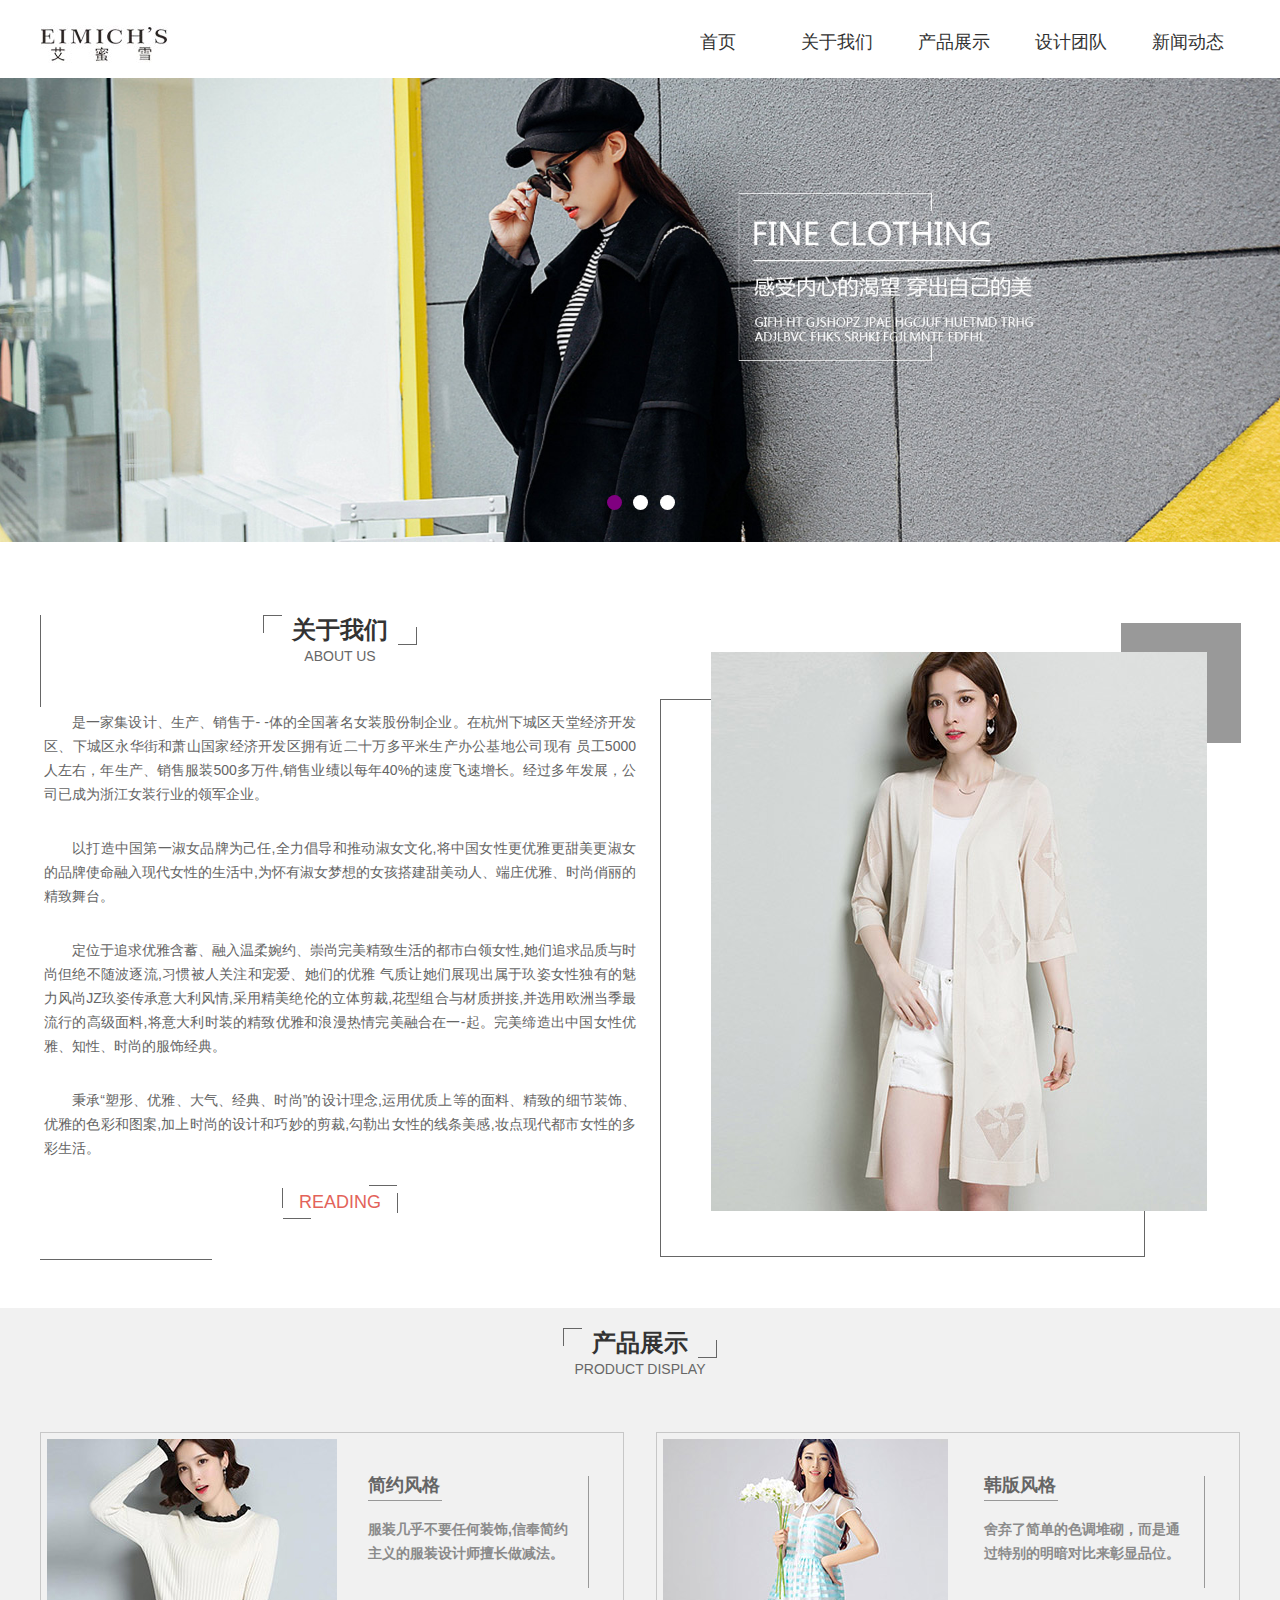
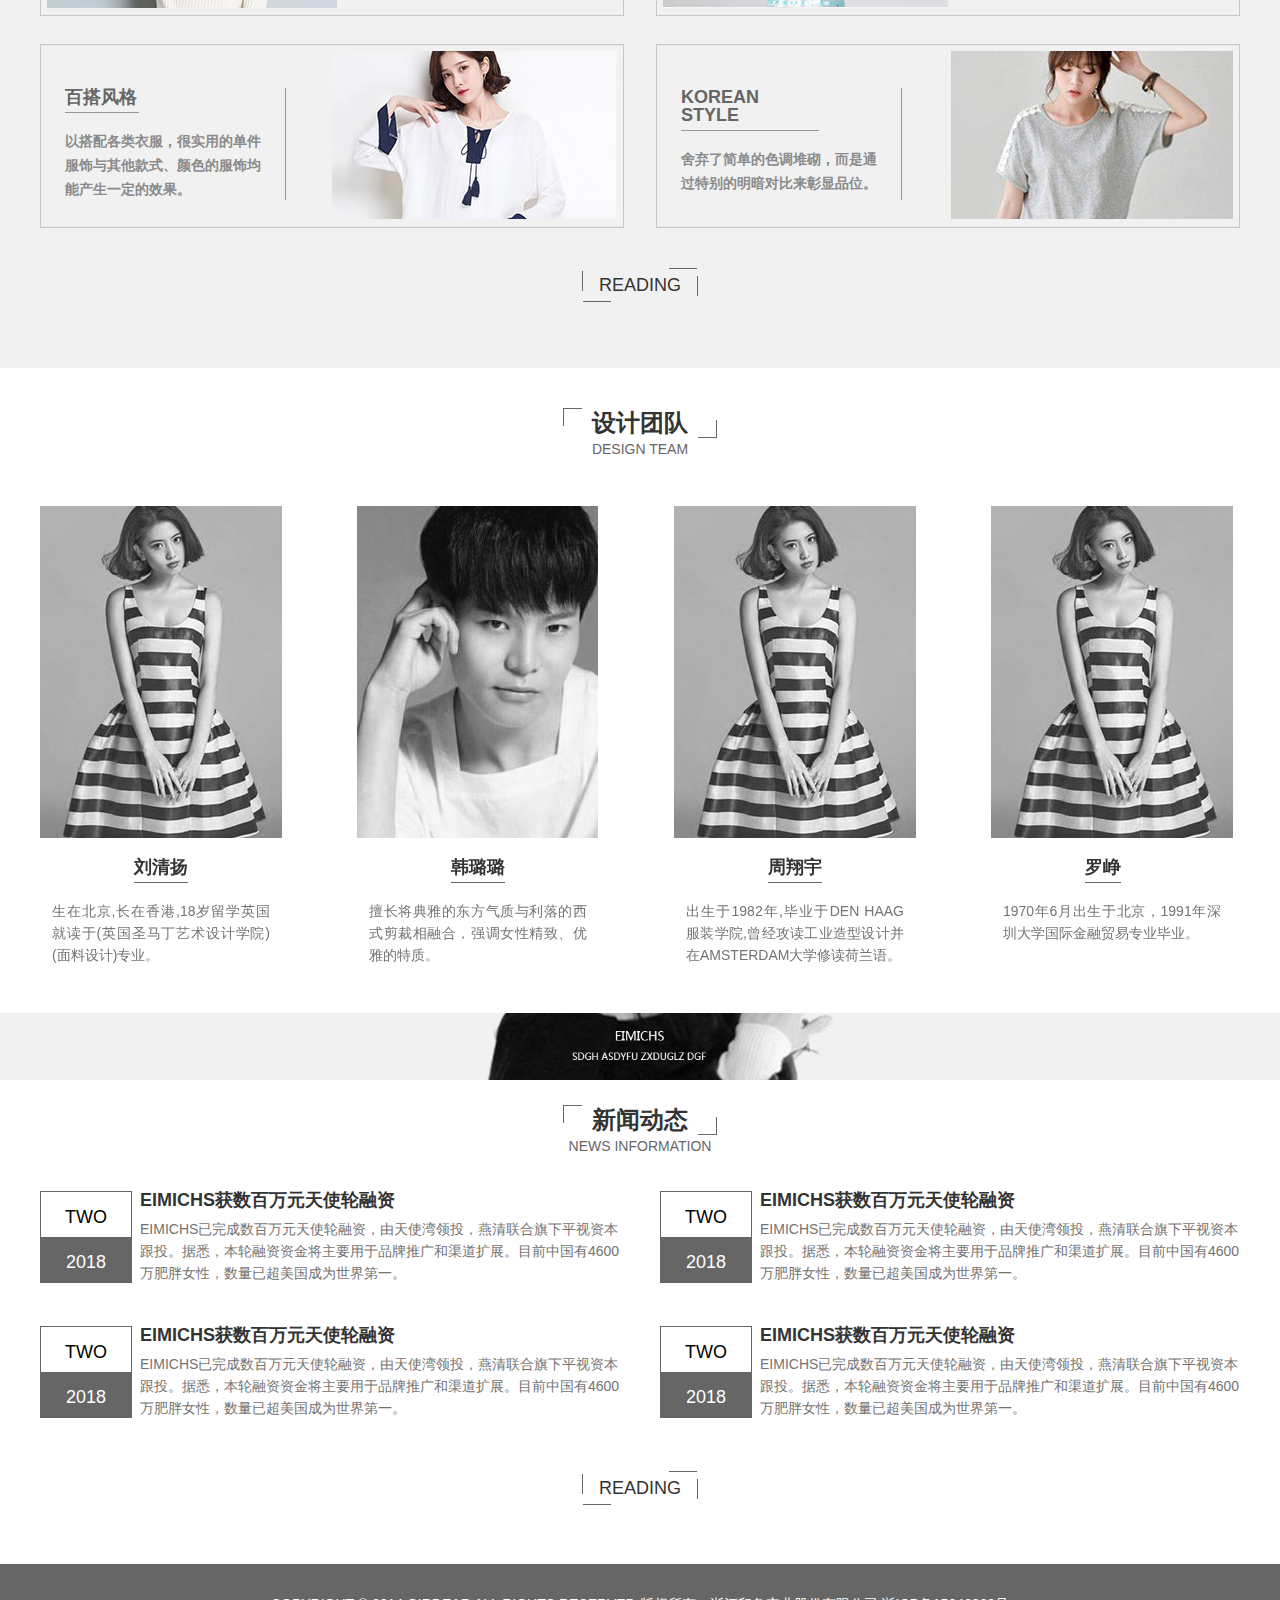
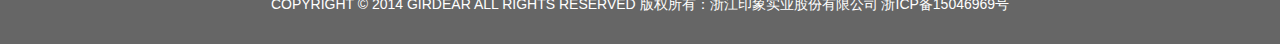
<file: 艾蜜雪/index.html>
<!DOCTYPE html>
<html lang="en">

<head>
  <meta charset="UTF-8">
  <meta name="viewport" content="width=device-width, initial-scale=1.0">
  <meta http-equiv="X-UA-Compatible" content="ie=edge">
  <title>Document</title>
  <link rel="stylesheet" href="./css/index.css">
  <link rel="stylesheet" href="./css/reset.css">
</head>

<body>
  <header>
    <img class="fl" src="./images/logo_03.jpg" alt="">
    <nav class="fr">
      <a href="index.html">首页</a>
      <a href="about.html">关于我们</a>
      <a href="product.html">产品展示</a>
      <a href="design.html">设计团队</a>
      <a href="news.html">新闻动态</a>
    </nav>
  </header>
  <main>
    <div class="carousel">
      <img src="./images/服装_02.jpg" alt="">
      <img class="active" src="./images/服装_02.jpg" alt="">
      <img src="./images/2_02.jpg" alt="">
      <img src="./images/3_02.jpg" alt="">
      <button></button>
      <ul>
        <li zz="1" class="active"></li>
        <li zz="2"></li>
        <li zz="3"></li>
      </ul>
    </div>
    <div class="center about">
      <div class="ab-left comon fl">
        <h2>
          <i></i><i></i>
          <span>关于我们</span>
          <i></i><i></i>
        </h2>
        <h5>ABOUT US</h5>
        <i></i>
        <p>是一家集设计、生产、销售于- -体的全国著名女装股份制企业。在杭州下城区天堂经济开发区、下城区永华街和萧山国家经济开发区拥有近二十万多平米生产办公基地公司现有
          员工5000人左右，年生产、销售服装500多万件,销售业绩以每年40%的速度飞速增长。经过多年发展，公司已成为浙江女装行业的领军企业。</p>
        <p>以打造中国第一淑女品牌为己任,全力倡导和推动淑女文化,将中国女性更优雅更甜美更淑女的品牌使命融入现代女性的生活中,为怀有淑女梦想的女孩搭建甜美动人、端庄优雅、时尚俏丽的精致舞台。</p>
        <p>定位于追求优雅含蓄、融入温柔婉约、崇尚完美精致生活的都市白领女性,她们追求品质与时尚但绝不随波逐流,习惯被人关注和宠爱、她们的优雅
          气质让她们展现出属于玖姿女性独有的魅力风尚JZ玖姿传承意大利风情,采用精美绝伦的立体剪裁,花型组合与材质拼接,并选用欧洲当季最流行的高级面料,将意大利时装的精致优雅和浪漫热情完美融合在一-起。完美缔造出中国女性优雅、知性、时尚的服饰经典。
        </p>
        <p>秉承“塑形、优雅、大气、经典、时尚”的设计理念,运用优质上等的面料、精致的细节装饰、优雅的色彩和图案,加上时尚的设计和巧妙的剪裁,勾勒出女性的线条美感,妆点现代都市女性的多彩生活。</p>
        <h3>
          <i></i><i></i>
          <span>READING</span>
          <i></i><i></i>
        </h3>
        <span></span>
      </div>
      <div class="ab-right fl">
        <img src="./images/ab_03.jpg" alt="">
        <div class="box"></div>
      </div>
    </div>
    <div class="product">
      <div class="pro comon center">
        <h2>
          <i></i><i></i>
          <span>产品展示</span>
          <i></i><i></i>
        </h2>
        <h5>PRODUCT DISPLAY</h5>
        <div class="style">
          <div class="fir-sty fl">
            <img src="./images/style_03.jpg" alt="">
            <div class="fir-box fr">
              <h3>简约风格</h3>
              <p>服装几乎不要任何装饰,信奉简约主义的服装设计师擅长做减法。</p>
            </div>
          </div>
          <div class="fir-sty fr">
            <img src="./images/style_05.jpg" alt="">
            <div class="fir-box fr">
              <h3>韩版风格</h3>
              <p>舍弃了简单的色调堆砌，而是通过特别的明暗对比来彰显品位。</p>
            </div>
          </div>
          <div class="fir-sty sec-sty fl">
            <img class="fr" src="./images/style_10.jpg" alt="">
            <div class="fir-box">
              <h3>百搭风格</h3>
              <p>以搭配各类衣服，很实用的单件服饰与其他款式、颜色的服饰均能产生一定的效果。</p>
            </div>
          </div>
          <div class="fir-sty sec-sty fr">
            <img class="fr" src="./images/style_12.jpg" alt="">
            <div class="fir-box">
              <h3 class="special">KOREAN STYLE</h3>
              <p>舍弃了简单的色调堆砌，而是通过特别的明暗对比来彰显品位。</p>
            </div>
          </div>
        </div>
        <h3>
          <i></i><i></i>
          <span>READING</span>
          <i></i><i></i>
        </h3>
      </div>
    </div>
    <div class="design comon center">
      <h2>
        <i></i><i></i>
        <span>设计团队</span>
        <i></i><i></i>
      </h2>
      <h5>DESIGN TEAM</h5>
      <div class="people fl">
        <img src="./images/design_05.jpg" alt="">
        <img src="./images/design_03.jpg" alt="">
        <h3>刘清扬</h3>
        <p>生在北京,长在香港,18岁留学英国就读于(英国圣马丁艺术设计学院)(面料设计)专业。</p>
      </div>
      <div class="people fl">
        <img src="./images/design_05.jpg" alt="">
        <img src="./images/design_07.jpg" alt="">
        <h3>韩璐璐</h3>
        <p>擅长将典雅的东方气质与利落的西式剪裁相融合，强调女性精致、优雅的特质。</p>
      </div>
      <div class="people fl">
        <img src="./images/design_05.jpg" alt="">
        <img src="./images/design_03.jpg" alt="">
        <h3>周翔宇</h3>
        <p>出生于1982年,毕业于DEN HAAG服装学院,曾经攻读工业造型设计并在AMSTERDAM大学修读荷兰语。</p>
      </div>
      <div class="people fl">
        <img src="./images/design_05.jpg" alt="">
        <img src="./images/design_03.jpg" alt="">
        <h3>罗峥</h3>
        <p>1970年6月出生于北京，1991年深圳大学国际金融贸易专业毕业。</p>
      </div>
    </div>
    <div><img class="eimichs" src="./images/z_02.jpg" alt=""></div>
    <div class="news comon center">
      <h2>
        <i></i><i></i>
        <span>新闻动态</span>
        <i></i><i></i>
      </h2>
      <h5>NEWS INFORMATION</h5>
      <div class="all-inft">
        <div class="inft fl">
          <div class="inft-left fl">
           <p>TWO</p>
           <p>2018</p>
          </div>
          <h4>EIMICHS获数百万元天使轮融资</h4>
          <p>EIMICHS已完成数百万元天使轮融资，由天使湾领投，燕清联合旗下平视资本跟投。据悉，本轮融资资金将主要用于品牌推广和渠道扩展。目前中国有4600万肥胖女性，数量已超美国成为世界第一。</p>
        </div>
        <div class="inft fr">
          <div class="inft-left fl">
           <p>TWO</p>
           <p>2018</p>
          </div>
          <h4>EIMICHS获数百万元天使轮融资</h4>
          <p>EIMICHS已完成数百万元天使轮融资，由天使湾领投，燕清联合旗下平视资本跟投。据悉，本轮融资资金将主要用于品牌推广和渠道扩展。目前中国有4600万肥胖女性，数量已超美国成为世界第一。</p>
        </div>
        <div class="inft fl">
          <div class="inft-left fl">
           <p>TWO</p>
           <p>2018</p>
          </div>
          <h4>EIMICHS获数百万元天使轮融资</h4>
          <p>EIMICHS已完成数百万元天使轮融资，由天使湾领投，燕清联合旗下平视资本跟投。据悉，本轮融资资金将主要用于品牌推广和渠道扩展。目前中国有4600万肥胖女性，数量已超美国成为世界第一。</p>
        </div>
        <div class="inft fr">
          <div class="inft-left fl">
           <p>TWO</p>
           <p>2018</p>
          </div>
          <h4>EIMICHS获数百万元天使轮融资</h4>
          <p>EIMICHS已完成数百万元天使轮融资，由天使湾领投，燕清联合旗下平视资本跟投。据悉，本轮融资资金将主要用于品牌推广和渠道扩展。目前中国有4600万肥胖女性，数量已超美国成为世界第一。</p>
        </div>
      </div>
      <h3>
        <i></i><i></i>
        <span>READING</span>
        <i></i><i></i>
      </h3>
    </div>
  </main>
  <footer>
    <p>COPYRIGHT &COPY; 2014 GIRDEAR ALL RIGHTS RESERVED 版权所有：浙江印象实业股份有限公司 浙ICP备15046969号</p>
  </footer>
</body>
<script src="./js/index.js"></script> 

</html>
</file>
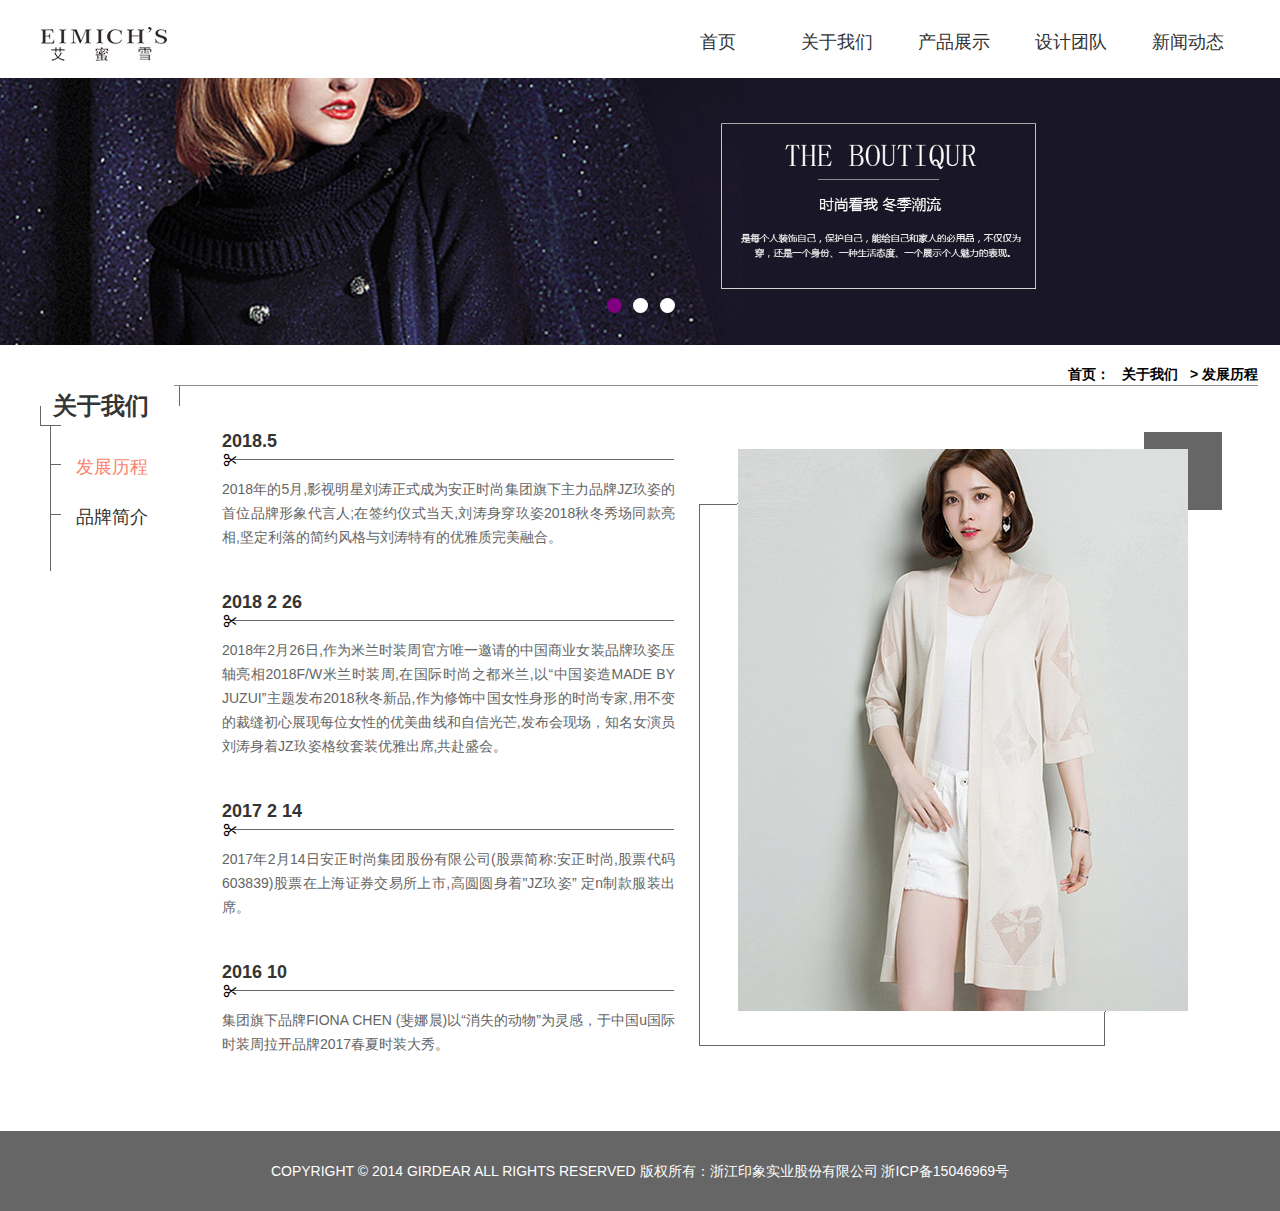
<file: 艾蜜雪/about.html>
<!DOCTYPE html>
<html lang="en">

<head>
  <meta charset="UTF-8">
  <meta name="viewport" content="width=device-width, initial-scale=1.0">
  <meta http-equiv="X-UA-Compatible" content="ie=edge">
  <title>Document</title>
  <link rel="stylesheet" href="./css/about.css">
  <link rel="stylesheet" href="./css/reset.css">
</head>

<body>
  <header>
    <img class="fl" src="./images/logo_03.jpg" alt="">
    <nav class="fr">
      <a href="index.html">首页</a>
      <a href="about.html">关于我们</a>
      <a href="product.html">产品展示</a>
      <a href="design.html">设计团队</a>
      <a href="news.html">新闻动态</a>
    </nav>
  </header>
  <main>
    <div class="carousel">
      <img src="./images/pro.car_02.jpg" alt="">
      <img class="active" src="./images/pro.car_02.jpg" alt="">
      <img src="./images/pro.car2_02.jpg" alt="">
      <img src="./images/pro.car3_02.jpg" alt="">
      <link rel="stylesheet" href="./iconfont/iconfont.css">
      <button></button>
      <ul>
        <li zz="1" class="active"></li>
        <li zz="2"></li>
        <li zz="3"></li>
      </ul>
    </div>
    <h2 class="style">
      <span>首页：</span>
      <span>关于我们</span>
      <span>&gt;</span>
      <span>发展历程</span>
    </h2>
    <div class="center korean">
      <div class="list fl">
        <h3>
          <i></i><i></i>
          <span>关于我们</span>
          <i></i>
        </h3>
        <ul>
          <li zc="0"><i></i><span class="active">发展历程</span><b>&gt;</b></li>
          <li zc="1"><i></i><span>品牌简介</span><b>&gt;</b></li>
        </ul>
      </div>
      <div class="choose">
        <div class="style-right active">
          <div class="fl word-left">
            <h2>
              <span>2018.5</span>
            </h2>
            <i class="iconfont line-one">&#xe635;</i><i class="line-two"></i>
            <p>2018年的5月,影视明星刘涛正式成为安正时尚集团旗下主力品牌JZ玖姿的首位品牌形象代言人;在签约仪式当天,刘涛身穿玖姿2018秋冬秀场同款亮相,坚定利落的简约风格与刘涛特有的优雅质完美融合。</p>
            <h2 class="sec-title">
              <span>2018 2 26</span>
            </h2>
            <i class="iconfont line-one">&#xe635;</i><i class="line-two"></i>
            <p>2018年2月26日,作为米兰时装周官方唯一邀请的中国商业女装品牌玖姿压轴亮相2018F/W米兰时装周,在国际时尚之都米兰,以“中国姿造MADE BY JUZUI”主题发布2018秋冬新品,作为修饰中国女性身形的时尚专家,用不变的裁缝初心展现每位女性的优美曲线和自信光芒,发布会现场，知名女演员刘涛身着JZ玖姿格纹套装优雅出席,共赴盛会。</p>
            <h2 class="sec-title">
              <span>2017 2 14</span>
            </h2>
            <i class="iconfont line-one">&#xe635;</i><i class="line-two"></i>
            <p>2017年2月14日安正时尚集团股份有限公司(股票简称:安正时尚,股票代码603839)股票在上海证券交易所上市,高圆圆身着"JZ玖姿” 定n制款服装出席。</p>
            <h2 class="sec-title">
                <span>2016 10</span>
              </h2>
              <i class="iconfont line-one">&#xe635;</i><i class="line-two"></i>
              <p>集团旗下品牌FIONA CHEN (斐娜晨)以“消失的动物”为灵感，于中国u国际时装周拉开品牌2017春夏时装大秀。</p>
          </div>
          <div class="fl wd-rg">
            <img src="./images/word_03.jpg" alt="">
          </div>
          <div class="back_b"></div>
        </div>
        <div class="style-right">
          <div class="another-lef fl">
            <div class="same">
              <h2>
                <span>设计理念</span>
                <span>DESIGN CONCEPT</span>
              </h2>
              <i class="iconfont line-one">&#xe635;</i><i class="line-two"></i>
              <p>秉承“塑形，优雅，大气经典， 时尚”的设计理念，运用优质上等的面料精致的细节装饰，优雅的色彩和图案,加上时尚的设计和妙的剪裁。勾勒出如性的线条美感，妆点现代都市女性的多彩生活。</p>
            </div>
            <img src="./images/fas_06.jpg" alt="">
            <div class="same difer">
                <h2>
                  <span>设计理念</span>
                  <span>DESIGN CONCEPT</span>
                </h2>
                <i class="iconfont line-one">&#xe635;</i><i class="line-two"></i>
                <p>秉承“塑形，优雅，大气经典， 时尚”的设计理念，运用优质上等的面料精致的细节装饰，优雅的色彩和图案,加上时尚的设计和妙的剪裁。勾勒出如性的线条美感，妆点现代都市女性的多彩生活。</p>
              </div>
          </div>
        <div class="another-rg fr">
        <img src="./images/fas_03.jpg" alt="">
        <div class="same">
            <h2>
              <span>设计理念</span>
              <span>DESIGN CONCEPT</span>
            </h2>
            <i class="iconfont line-one">&#xe635;</i><i class="line-two"></i>
            <p>秉承“塑形，优雅，大气经典， 时尚”的设计理念，运用优质上等的面料精致的细节装饰，优雅的色彩和图案,加上时尚的设计和妙的剪裁。勾勒出如性的线条美感，妆点现代都市女性的多彩生活。</p>
          </div>
        <img src="./images/fas_03.jpg" alt="">
        </div>
          
         
        </div>
      </div>
    </div>
  </main>
  <footer>
    <p>COPYRIGHT &COPY; 2014 GIRDEAR ALL RIGHTS RESERVED 版权所有：浙江印象实业股份有限公司 浙ICP备15046969号</p>
  </footer>
</body>
<script src="./js/about.js"></script>

</html>
</file>
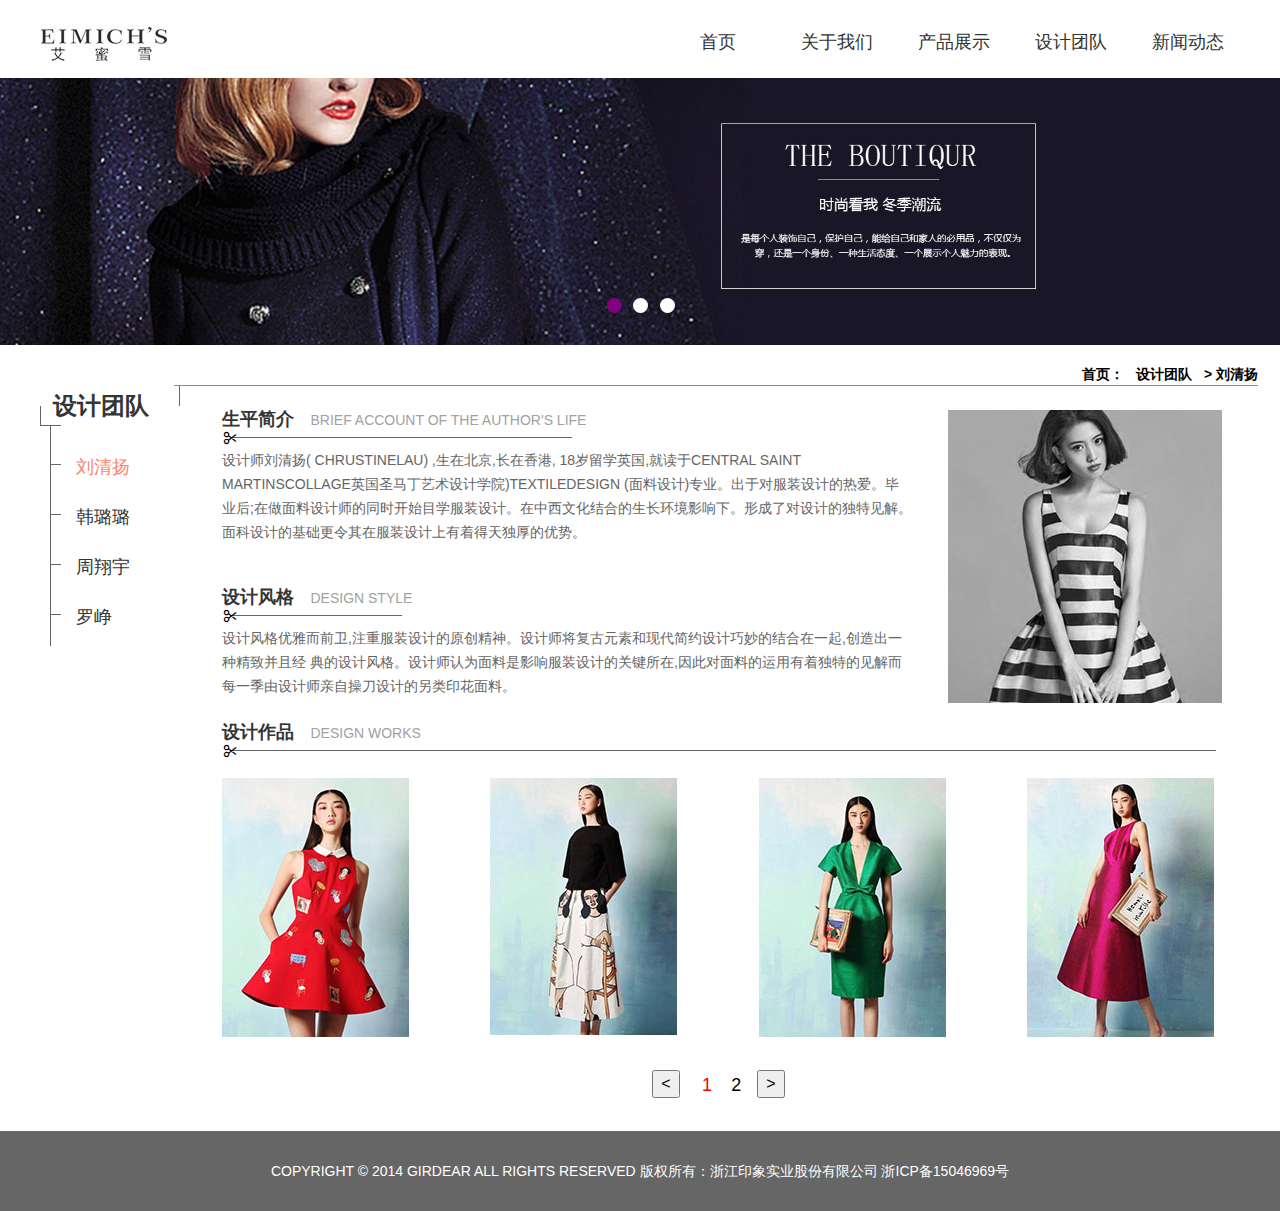
<file: 艾蜜雪/design.html>
<!DOCTYPE html>
<html lang="en">

<head>
  <meta charset="UTF-8">
  <meta name="viewport" content="width=device-width, initial-scale=1.0">
  <meta http-equiv="X-UA-Compatible" content="ie=edge">
  <title>Document</title>
  <link rel="stylesheet" href="./css/design.css">
  <link rel="stylesheet" href="./css/reset.css">
</head>

<body>
  <header>
    <img class="fl" src="./images/logo_03.jpg" alt="">
    <nav class="fr">
      <a href="index.html">首页</a>
      <a href="about.html">关于我们</a>
      <a href="product.html">产品展示</a>
      <a href="design.html">设计团队</a>
      <a href="news.html">新闻动态</a>
    </nav>
  </header>
  <main>
    <div class="carousel">
      <img src="./images/pro.car_02.jpg" alt="">
      <img class="active" src="./images/pro.car_02.jpg" alt="">
      <img src="./images/pro.car2_02.jpg" alt="">
      <img src="./images/pro.car3_02.jpg" alt="">
      <link rel="stylesheet" href="./iconfont/iconfont.css">
      <button></button>
      <ul>
        <li zz="1" class="active"></li>
        <li zz="2"></li>
        <li zz="3"></li>
      </ul>
    </div>
    <h2 class="style">
      <span>首页：</span>
      <span>设计团队</span>
      <span>&gt;</span>
      <span>刘清扬</span>
    </h2>
    <div class="center korean">
      <div class="list fl">
        <h3>
          <i></i><i></i>
          <span>设计团队</span>
          <i></i>
        </h3>
        <ul>
          <li zc="0"><i></i><span class="active">刘清扬</span><b>&gt;</b></li>
          <li zc="1"><i></i><span>韩璐璐</span><b>&gt;</b></li>
          <li zc="2"><i></i><span>周翔宇</span><b>&gt;</b></li>
          <li zc="3"><i></i><span>罗峥</span><b>&gt;</b></li>
        </ul>
      </div>
      <div class="choose">
        <div class="style-right active">
          <img src="./images/des_03.jpg" alt="">
          <h2>
            <span>生平简介</span>
            <span>BRIEF ACCOUNT OF THE AUTHOR'S LIFE</span>
          </h2>
          <i class="iconfont line-one">&#xe635;</i><i class="line-two"></i>
          <p>设计师刘清扬( CHRUSTINELAU) ,生在北京,长在香港, 18岁留学英国,就读于CENTRAL SAINT MARTINSCOLLAGE英国圣马丁艺术设计学院)TEXTILEDESIGN
            (面料设计)专业。出于对服装设计的热爱。毕业后;在做面料设计师的同时开始目学服装设计。在中西文化结合的生长环境影响下。形成了对设计的独特见解。面科设计的基础更令其在服装设计上有着得天独厚的优势。</p>
          <h2 class="sec-title">
            <span>设计风格</span>
            <span>DESIGN STYLE</span>
          </h2>
          <i class="iconfont line-one">&#xe635;</i><i class="line-two"></i>
          <p>设计风格优雅而前卫,注重服装设计的原创精神。设计师将复古元素和现代简约设计巧妙的结合在一起,创造出一种精致并且经
            典的设计风格。设计师认为面料是影响服装设计的关键所在,因此对面料的运用有着独特的见解而每一季由设计师亲自操刀设计的另类印花面料。</p>
          <h2 class="thir-title">
            <span>设计作品</span>
            <span>DESIGN WORKS</span>
          </h2>
          <i class="iconfont line-one">&#xe635;</i><i class="line-two"></i>
          <div class="pic">
            <div class="pic-fir">
              <div class="fl">
                <img src="./images/des_07.jpg" alt="">
                <img src="./images/des_09.jpg" alt="">
                <img src="./images/des_11.jpg" alt="">
                <img src="./images/des_13.jpg" alt="">
              </div>
              <div class="fl">
                <img src="./images/des_07.jpg" alt="">
                <img src="./images/des_09.jpg" alt="">
                <img src="./images/des_11.jpg" alt="">
                <img src="./images/des_13.jpg" alt="">
              </div>
            </div>
            <button>&lt;</button>
            <button>&gt;</button>
            <ul>
              <li class="active">1</li>
              <li>2</li>
            </ul>
          </div>
        </div>
        <div class="style-right">
          <img src="./images/des_03.jpg" alt="">
          <h2>
            <span>生平简介</span>
            <span>BRIEF ACCOUNT OF THE AUTHOR'S LIFE</span>
          </h2>
          <i class="iconfont line-one">&#xe635;</i><i class="line-two"></i>
          <p>设计师韩璐璐( CHRUSTINELAU) ,生在北京,长在香港, 18岁留学英国,就读于CENTRAL SAINT MARTINSCOLLAGE英国圣马丁艺术设计学院)TEXTILEDESIGN
            (面料设计)专业。出于对服装设计的热爱。毕业后;在做面料设计师的同时开始目学服装设计。在中西文化结合的生长环境影响下。形成了对设计的独特见解。面科设计的基础更令其在服装设计上有着得天独厚的优势。</p>
          <h2 class="sec-title">
            <span>设计风格</span>
            <span>DESIGN STYLE</span>
          </h2>
          <i class="iconfont line-one">&#xe635;</i><i class="line-two"></i>
          <p>设计风格优雅而前卫,注重服装设计的原创精神。设计师将复古元素和现代简约设计巧妙的结合在一起,创造出一种精致并且经
            典的设计风格。设计师认为面料是影响服装设计的关键所在,因此对面料的运用有着独特的见解而每一季由设计师亲自操刀设计的另类印花面料。</p>
          <h2 class="thir-title">
            <span>设计作品</span>
            <span>DESIGN WORKS</span>
          </h2>
          <i class="iconfont line-one">&#xe635;</i><i class="line-two"></i>
          <div class="pic">
            <div class="pic-fir">
              <div class="fl">
                <img src="./images/des_07.jpg" alt="">
                <img src="./images/des_09.jpg" alt="">
                <img src="./images/des_11.jpg" alt="">
                <img src="./images/des_13.jpg" alt="">
              </div>
              <div class="fl">
                <img src="./images/des_07.jpg" alt="">
                <img src="./images/des_09.jpg" alt="">
                <img src="./images/des_11.jpg" alt="">
                <img src="./images/des_13.jpg" alt="">
              </div>
            </div>
            <button>&lt;</button>
            <button>&gt;</button>
            <ul>
              <li class="active">1</li>
              <li>2</li>
            </ul>
          </div>
        </div>
        <div class="style-right">
          <img src="./images/des_03.jpg" alt="">
          <h2>
            <span>生平简介</span>
            <span>BRIEF ACCOUNT OF THE AUTHOR'S LIFE</span>
          </h2>
          <i class="iconfont line-one">&#xe635;</i><i class="line-two"></i>
          <p>设计师周翔宇( CHRUSTINELAU) ,生在北京,长在香港, 18岁留学英国,就读于CENTRAL SAINT MARTINSCOLLAGE英国圣马丁艺术设计学院)TEXTILEDESIGN
            (面料设计)专业。出于对服装设计的热爱。毕业后;在做面料设计师的同时开始目学服装设计。在中西文化结合的生长环境影响下。形成了对设计的独特见解。面科设计的基础更令其在服装设计上有着得天独厚的优势。</p>
          <h2 class="sec-title">
            <span>设计风格</span>
            <span>DESIGN STYLE</span>
          </h2>
          <i class="iconfont line-one">&#xe635;</i><i class="line-two"></i>
          <p>设计风格优雅而前卫,注重服装设计的原创精神。设计师将复古元素和现代简约设计巧妙的结合在一起,创造出一种精致并且经
            典的设计风格。设计师认为面料是影响服装设计的关键所在,因此对面料的运用有着独特的见解而每一季由设计师亲自操刀设计的另类印花面料。</p>
          <h2 class="thir-title">
            <span>设计作品</span>
            <span>DESIGN WORKS</span>
          </h2>
          <i class="iconfont line-one">&#xe635;</i><i class="line-two"></i>
          <div class="pic">
            <div class="pic-fir">
              <div class="fl">
                <img src="./images/des_07.jpg" alt="">
                <img src="./images/des_09.jpg" alt="">
                <img src="./images/des_11.jpg" alt="">
                <img src="./images/des_13.jpg" alt="">
              </div>
              <div class="fl">
                <img src="./images/des_07.jpg" alt="">
                <img src="./images/des_09.jpg" alt="">
                <img src="./images/des_11.jpg" alt="">
                <img src="./images/des_13.jpg" alt="">
              </div>
            </div>
            <button>&lt;</button>
            <button>&gt;</button>
            <ul>
              <li class="active">1</li>
              <li>2</li>
            </ul>
          </div>
        </div>
        <div class="style-right">
          <img src="./images/des_03.jpg" alt="">
          <h2>
            <span>生平简介</span>
            <span>BRIEF ACCOUNT OF THE AUTHOR'S LIFE</span>
          </h2>
          <i class="iconfont line-one">&#xe635;</i><i class="line-two"></i>
          <p>设计师罗峥( CHRUSTINELAU) ,生在北京,长在香港, 18岁留学英国,就读于CENTRAL SAINT MARTINSCOLLAGE英国圣马丁艺术设计学院)TEXTILEDESIGN
            (面料设计)专业。出于对服装设计的热爱。毕业后;在做面料设计师的同时开始目学服装设计。在中西文化结合的生长环境影响下。形成了对设计的独特见解。面科设计的基础更令其在服装设计上有着得天独厚的优势。</p>
          <h2 class="sec-title">
            <span>设计风格</span>
            <span>DESIGN STYLE</span>
          </h2>
          <i class="iconfont line-one">&#xe635;</i><i class="line-two"></i>
          <p>设计风格优雅而前卫,注重服装设计的原创精神。设计师将复古元素和现代简约设计巧妙的结合在一起,创造出一种精致并且经
            典的设计风格。设计师认为面料是影响服装设计的关键所在,因此对面料的运用有着独特的见解而每一季由设计师亲自操刀设计的另类印花面料。</p>
          <h2 class="thir-title">
            <span>设计作品</span>
            <span>DESIGN WORKS</span>
          </h2>
          <i class="iconfont line-one">&#xe635;</i><i class="line-two"></i>
          <div class="pic">
            <div class="pic-fir">
              <div class="fl">
                <img src="./images/des_07.jpg" alt="">
                <img src="./images/des_09.jpg" alt="">
                <img src="./images/des_11.jpg" alt="">
                <img src="./images/des_13.jpg" alt="">
              </div>
              <div class="fl">
                <img src="./images/des_07.jpg" alt="">
                <img src="./images/des_09.jpg" alt="">
                <img src="./images/des_11.jpg" alt="">
                <img src="./images/des_13.jpg" alt="">
              </div>
            </div>
            <button>&lt;</button>
            <button>&gt;</button>
            <ul>
              <li class="active">1</li>
              <li>2</li>
            </ul>
          </div>
        </div>

      </div>
    </div>
  </main>
  <footer>
    <p>COPYRIGHT &COPY; 2014 GIRDEAR ALL RIGHTS RESERVED 版权所有：浙江印象实业股份有限公司 浙ICP备15046969号</p>
  </footer>
</body>
<script src="./js/design.js"></script>

</html>
</file>
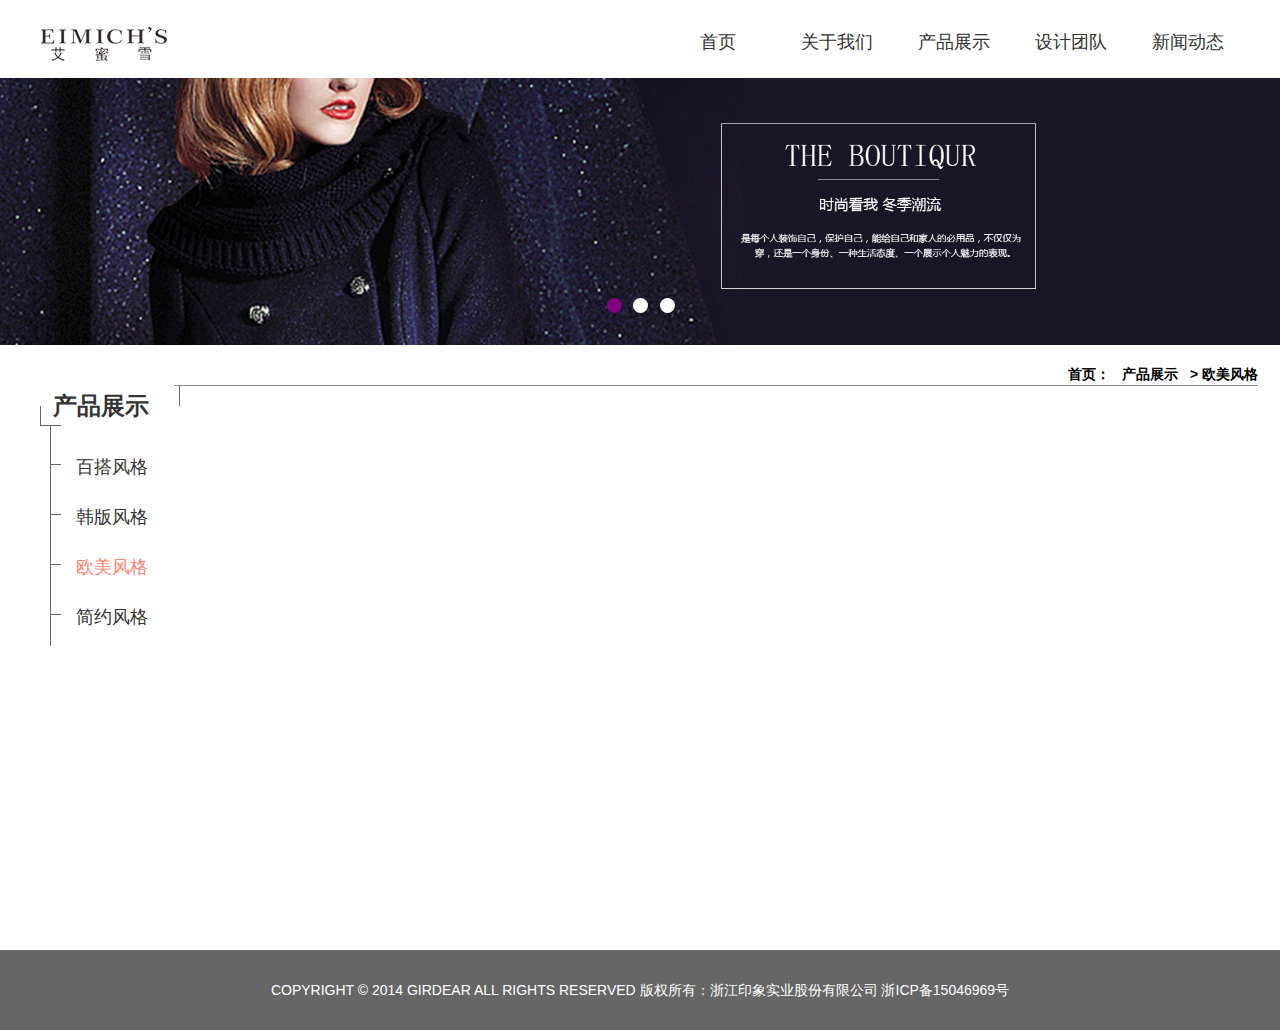
<file: 艾蜜雪/enropu.html>
<!DOCTYPE html>
<html lang="en">

<head>
  <meta charset="UTF-8">
  <meta name="viewport" content="width=device-width, initial-scale=1.0">
  <meta http-equiv="X-UA-Compatible" content="ie=edge">
  <title>Document</title>
  <link rel="stylesheet" href="./css/enropu.css">
  <link rel="stylesheet" href="./css/reset.css">
</head>

<body>
  <header>
    <img class="fl" src="./images/logo_03.jpg" alt="">
    <nav class="fr">
      <a href="index.html">首页</a>
      <a href="about.html">关于我们</a>
      <a href="product.html">产品展示</a>
      <a href="design.html">设计团队</a>
      <a href="news.html">新闻动态</a>
    </nav>
  </header>
  <main>
    <div class="carousel">
      <img src="./images/pro.car_02.jpg" alt="">
      <img class="active" src="./images/pro.car_02.jpg" alt="">
      <img src="./images/pro.car2_02.jpg" alt="">
      <img src="./images/pro.car3_02.jpg" alt="">
      <link rel="stylesheet" href="./iconfont/iconfont.css">
      <button></button>
      <ul>
        <li zz="1" class="active"></li>
        <li zz="2"></li>
        <li zz="3"></li>
      </ul>
    </div>
   <h2 class="style">
     <span>首页：</span>
     <span>产品展示</span>
     <span>&gt;</span>
     <span>欧美风格</span>
   </h2>
   <div class="center korean">
     <div class="list fl">
       <h3>
         <i></i><i></i>
         <span>产品展示</span>
         <i></i>
       </h3>
       <ul>
         <li zc="0"><i></i><span>百搭风格</span><b>&gt;</b></li>
         <li zc="1"><i></i><span>韩版风格</span><b>&gt;</b></li>
         <li zc="2"><i></i><span  class="active">欧美风格</span><b>&gt;</b></li>
         <li zc="3"><i></i><span>简约风格</span><b>&gt;</b></li>
       </ul>
     </div>
    <div class="choose fr">
     <div class="style-right">
      
       
     </div>
  </div>
   </div>
  </main>
  <footer>
    <p>COPYRIGHT &COPY; 2014 GIRDEAR ALL RIGHTS RESERVED 版权所有：浙江印象实业股份有限公司 浙ICP备15046969号</p>
  </footer>
</body>
<script src="./js/enropu.js"></script> 

</html>
</file>
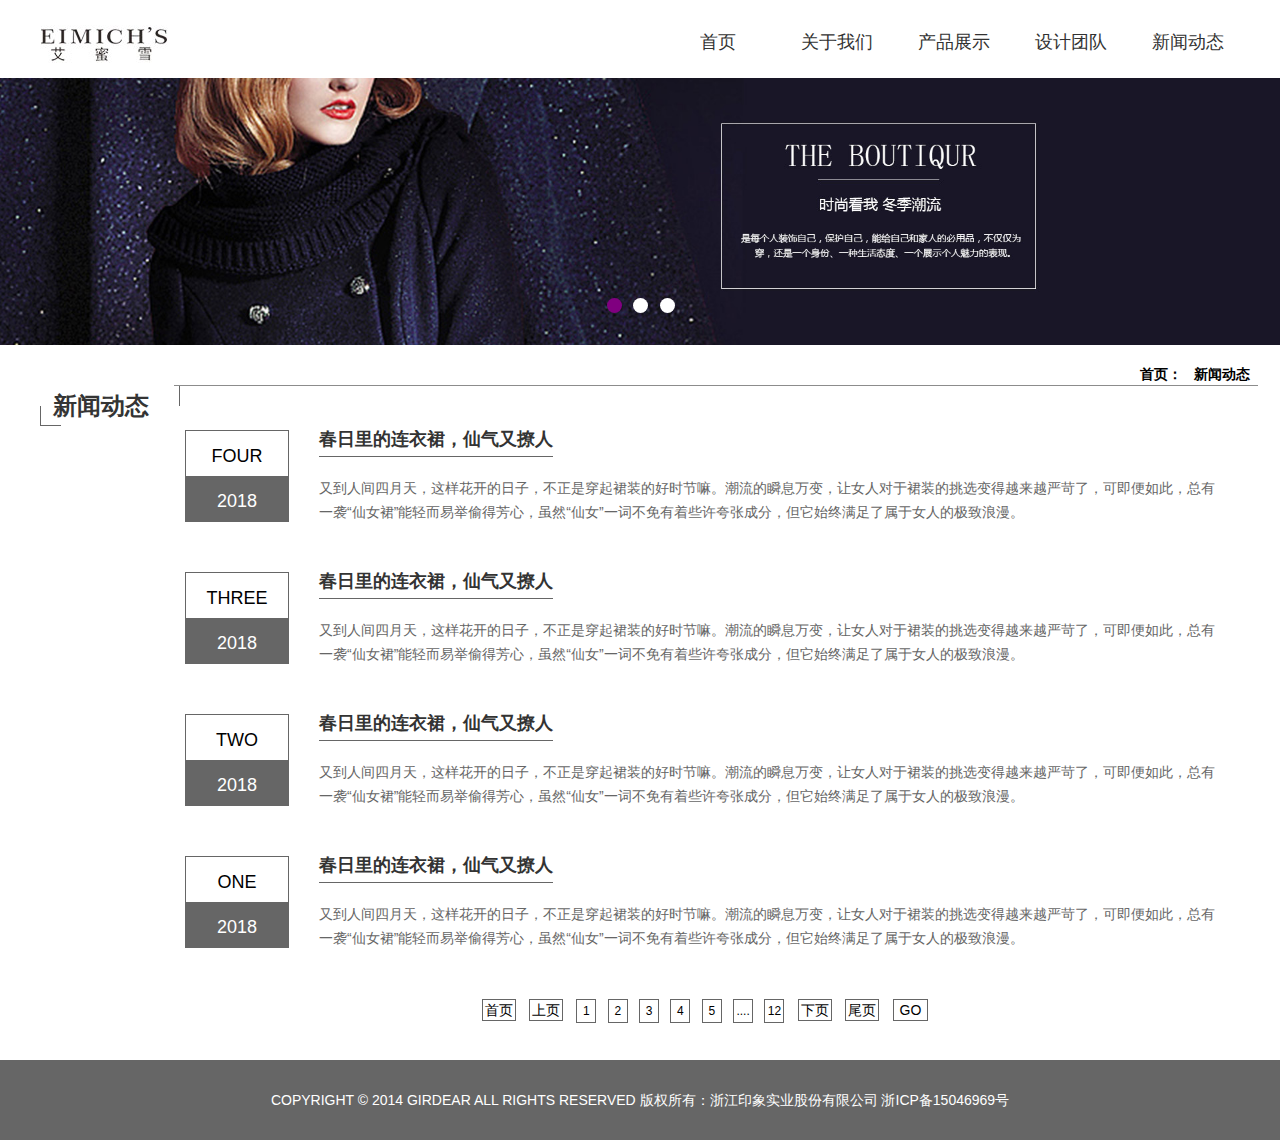
<file: 艾蜜雪/news.html>
<!DOCTYPE html>
<html lang="en">

<head>
  <meta charset="UTF-8">
  <meta name="viewport" content="width=device-width, initial-scale=1.0">
  <meta http-equiv="X-UA-Compatible" content="ie=edge">
  <title>Document</title>
  <link rel="stylesheet" href="./css/news.css">
  <link rel="stylesheet" href="./css/reset.css">
</head>

<body>
  <header>
    <img class="fl" src="./images/logo_03.jpg" alt="">
    <nav class="fr">
      <a href="index.html">首页</a>
      <a href="about.html">关于我们</a>
      <a href="product.html">产品展示</a>
      <a href="design.html">设计团队</a>
      <a href="news.html">新闻动态</a>
    </nav>
  </header>
  <main>
    <div class="carousel">
      <img src="./images/pro.car_02.jpg" alt="">
      <img class="active" src="./images/pro.car_02.jpg" alt="">
      <img src="./images/pro.car2_02.jpg" alt="">
      <img src="./images/pro.car3_02.jpg" alt="">
      <link rel="stylesheet" href="./iconfont/iconfont.css">
      <button></button>
      <ul>
        <li zz="1" class="active"></li>
        <li zz="2"></li>
        <li zz="3"></li>
      </ul>
    </div>
    <h2 class="style">
      <span>首页：</span>
      <span>新闻动态</span>
    </h2>
    <div class="center korean">
      <div class="list fl">
        <h3>
          <i></i><i></i>
          <span>新闻动态</span>
          <i></i>
        </h3>
      </div>
      <div class="choose fl">
        <div class="style-right active">
          <div class="fir-news ">
            <div class="left-date fl">
              <p>FOUR</p>
              <p>2018</p>
            </div>
            <h2>春日里的连衣裙，仙气又撩人</h2>
            <p>
              又到人间四月天，这样花开的日子，不正是穿起裙装的好时节嘛。潮流的瞬息万变，让女人对于裙装的挑选变得越来越严苛了，可即便如此，总有一袭“仙女裙”能轻而易举偷得芳心，虽然“仙女”一词不免有着些许夸张成分，但它始终满足了属于女人的极致浪漫。
            </p>
          </div>
          <div class="fir-news ">
            <div class="left-date fl">
              <p>THREE</p>
              <p>2018</p>
            </div>
            <h2>春日里的连衣裙，仙气又撩人</h2>
            <p>
              又到人间四月天，这样花开的日子，不正是穿起裙装的好时节嘛。潮流的瞬息万变，让女人对于裙装的挑选变得越来越严苛了，可即便如此，总有一袭“仙女裙”能轻而易举偷得芳心，虽然“仙女”一词不免有着些许夸张成分，但它始终满足了属于女人的极致浪漫。
            </p>
          </div>
          <div class="fir-news ">
            <div class="left-date fl">
              <p>TWO</p>
              <p>2018</p>
            </div>
            <h2>春日里的连衣裙，仙气又撩人</h2>
            <p>
              又到人间四月天，这样花开的日子，不正是穿起裙装的好时节嘛。潮流的瞬息万变，让女人对于裙装的挑选变得越来越严苛了，可即便如此，总有一袭“仙女裙”能轻而易举偷得芳心，虽然“仙女”一词不免有着些许夸张成分，但它始终满足了属于女人的极致浪漫。
            </p>
          </div>
          <div class="fir-news ">
            <div class="left-date fl">
              <p>ONE</p>
              <p>2018</p>
            </div>
            <h2>春日里的连衣裙，仙气又撩人</h2>
            <p>
              又到人间四月天，这样花开的日子，不正是穿起裙装的好时节嘛。潮流的瞬息万变，让女人对于裙装的挑选变得越来越严苛了，可即便如此，总有一袭“仙女裙”能轻而易举偷得芳心，虽然“仙女”一词不免有着些许夸张成分，但它始终满足了属于女人的极致浪漫。
            </p>
          </div>
        </div>
        <div class="style-right">
          <div class="fir-news ">
            <div class="left-date fl">
              <p>FIVE</p>
              <p>2017</p>
            </div>
            <h2>春日里的连衣裙，仙气又撩人</h2>
            <p>
              又到人间四月天，这样花开的日子，不正是穿起裙装的好时节嘛。潮流的瞬息万变，让女人对于裙装的挑选变得越来越严苛了，可即便如此，总有一袭“仙女裙”能轻而易举偷得芳心，虽然“仙女”一词不免有着些许夸张成分，但它始终满足了属于女人的极致浪漫。
            </p>
          </div>
          <div class="fir-news ">
            <div class="left-date fl">
              <p>THREE</p>
              <p>2017</p>
            </div>
            <h2>春日里的连衣裙，仙气又撩人</h2>
            <p>
              又到人间四月天，这样花开的日子，不正是穿起裙装的好时节嘛。潮流的瞬息万变，让女人对于裙装的挑选变得越来越严苛了，可即便如此，总有一袭“仙女裙”能轻而易举偷得芳心，虽然“仙女”一词不免有着些许夸张成分，但它始终满足了属于女人的极致浪漫。
            </p>
          </div>
          <div class="fir-news ">
            <div class="left-date fl">
              <p>TWO</p>
              <p>2017</p>
            </div>
            <h2>春日里的连衣裙，仙气又撩人</h2>
            <p>
              又到人间四月天，这样花开的日子，不正是穿起裙装的好时节嘛。潮流的瞬息万变，让女人对于裙装的挑选变得越来越严苛了，可即便如此，总有一袭“仙女裙”能轻而易举偷得芳心，虽然“仙女”一词不免有着些许夸张成分，但它始终满足了属于女人的极致浪漫。
            </p>
          </div>
          <div class="fir-news ">
            <div class="left-date fl">
              <p>ONE</p>
              <p>2017</p>
            </div>
            <h2>春日里的连衣裙，仙气又撩人</h2>
            <p>
              又到人间四月天，这样花开的日子，不正是穿起裙装的好时节嘛。潮流的瞬息万变，让女人对于裙装的挑选变得越来越严苛了，可即便如此，总有一袭“仙女裙”能轻而易举偷得芳心，虽然“仙女”一词不免有着些许夸张成分，但它始终满足了属于女人的极致浪漫。
            </p>
          </div>
        </div>
        <div class="style-right">
          <div class="fir-news ">
            <div class="left-date fl">
              <p>FOUR</p>
              <p>2016</p>
            </div>
            <h2>春日里的连衣裙，仙气又撩人</h2>
            <p>
              又到人间四月天，这样花开的日子，不正是穿起裙装的好时节嘛。潮流的瞬息万变，让女人对于裙装的挑选变得越来越严苛了，可即便如此，总有一袭“仙女裙”能轻而易举偷得芳心，虽然“仙女”一词不免有着些许夸张成分，但它始终满足了属于女人的极致浪漫。
            </p>
          </div>
          <div class="fir-news ">
            <div class="left-date fl">
              <p>THREE</p>
              <p>2016</p>
            </div>
            <h2>春日里的连衣裙，仙气又撩人</h2>
            <p>
              又到人间四月天，这样花开的日子，不正是穿起裙装的好时节嘛。潮流的瞬息万变，让女人对于裙装的挑选变得越来越严苛了，可即便如此，总有一袭“仙女裙”能轻而易举偷得芳心，虽然“仙女”一词不免有着些许夸张成分，但它始终满足了属于女人的极致浪漫。
            </p>
          </div>
          <div class="fir-news ">
            <div class="left-date fl">
              <p>TWO</p>
              <p>2016</p>
            </div>
            <h2>春日里的连衣裙，仙气又撩人</h2>
            <p>
              又到人间四月天，这样花开的日子，不正是穿起裙装的好时节嘛。潮流的瞬息万变，让女人对于裙装的挑选变得越来越严苛了，可即便如此，总有一袭“仙女裙”能轻而易举偷得芳心，虽然“仙女”一词不免有着些许夸张成分，但它始终满足了属于女人的极致浪漫。
            </p>
          </div>
          <div class="fir-news ">
            <div class="left-date fl">
              <p>ONE</p>
              <p>2016</p>
            </div>
            <h2>春日里的连衣裙，仙气又撩人</h2>
            <p>
              又到人间四月天，这样花开的日子，不正是穿起裙装的好时节嘛。潮流的瞬息万变，让女人对于裙装的挑选变得越来越严苛了，可即便如此，总有一袭“仙女裙”能轻而易举偷得芳心，虽然“仙女”一词不免有着些许夸张成分，但它始终满足了属于女人的极致浪漫。
            </p>
          </div>
        </div>
        <div class="style-right">
          <div class="fir-news ">
            <div class="left-date fl">
              <p>FOUR</p>
              <p>2015</p>
            </div>
            <h2>春日里的连衣裙，仙气又撩人</h2>
            <p>
              又到人间四月天，这样花开的日子，不正是穿起裙装的好时节嘛。潮流的瞬息万变，让女人对于裙装的挑选变得越来越严苛了，可即便如此，总有一袭“仙女裙”能轻而易举偷得芳心，虽然“仙女”一词不免有着些许夸张成分，但它始终满足了属于女人的极致浪漫。
            </p>
          </div>
          <div class="fir-news ">
            <div class="left-date fl">
              <p>THREE</p>
              <p>2015</p>
            </div>
            <h2>春日里的连衣裙，仙气又撩人</h2>
            <p>
              又到人间四月天，这样花开的日子，不正是穿起裙装的好时节嘛。潮流的瞬息万变，让女人对于裙装的挑选变得越来越严苛了，可即便如此，总有一袭“仙女裙”能轻而易举偷得芳心，虽然“仙女”一词不免有着些许夸张成分，但它始终满足了属于女人的极致浪漫。
            </p>
          </div>
          <div class="fir-news ">
            <div class="left-date fl">
              <p>TWO</p>
              <p>2015</p>
            </div>
            <h2>春日里的连衣裙，仙气又撩人</h2>
            <p>
              又到人间四月天，这样花开的日子，不正是穿起裙装的好时节嘛。潮流的瞬息万变，让女人对于裙装的挑选变得越来越严苛了，可即便如此，总有一袭“仙女裙”能轻而易举偷得芳心，虽然“仙女”一词不免有着些许夸张成分，但它始终满足了属于女人的极致浪漫。
            </p>
          </div>
          <div class="fir-news ">
            <div class="left-date fl">
              <p>ONE</p>
              <p>2015</p>
            </div>
            <h2>春日里的连衣裙，仙气又撩人</h2>
            <p>
              又到人间四月天，这样花开的日子，不正是穿起裙装的好时节嘛。潮流的瞬息万变，让女人对于裙装的挑选变得越来越严苛了，可即便如此，总有一袭“仙女裙”能轻而易举偷得芳心，虽然“仙女”一词不免有着些许夸张成分，但它始终满足了属于女人的极致浪漫。
            </p>
          </div>
        </div>
        <div class="style-right">
          <div class="fir-news ">
            <div class="left-date fl">
              <p>FOUR</p>
              <p>2014</p>
            </div>
            <h2>春日里的连衣裙，仙气又撩人</h2>
            <p>
              又到人间四月天，这样花开的日子，不正是穿起裙装的好时节嘛。潮流的瞬息万变，让女人对于裙装的挑选变得越来越严苛了，可即便如此，总有一袭“仙女裙”能轻而易举偷得芳心，虽然“仙女”一词不免有着些许夸张成分，但它始终满足了属于女人的极致浪漫。
            </p>
          </div>
          <div class="fir-news ">
            <div class="left-date fl">
              <p>THREE</p>
              <p>2014</p>
            </div>
            <h2>春日里的连衣裙，仙气又撩人</h2>
            <p>
              又到人间四月天，这样花开的日子，不正是穿起裙装的好时节嘛。潮流的瞬息万变，让女人对于裙装的挑选变得越来越严苛了，可即便如此，总有一袭“仙女裙”能轻而易举偷得芳心，虽然“仙女”一词不免有着些许夸张成分，但它始终满足了属于女人的极致浪漫。
            </p>
          </div>
          <div class="fir-news ">
            <div class="left-date fl">
              <p>TWO</p>
              <p>2014</p>
            </div>
            <h2>春日里的连衣裙，仙气又撩人</h2>
            <p>
              又到人间四月天，这样花开的日子，不正是穿起裙装的好时节嘛。潮流的瞬息万变，让女人对于裙装的挑选变得越来越严苛了，可即便如此，总有一袭“仙女裙”能轻而易举偷得芳心，虽然“仙女”一词不免有着些许夸张成分，但它始终满足了属于女人的极致浪漫。
            </p>
          </div>
          <div class="fir-news ">
            <div class="left-date fl">
              <p>ONE</p>
              <p>2014</p>
            </div>
            <h2>春日里的连衣裙，仙气又撩人</h2>
            <p>
              又到人间四月天，这样花开的日子，不正是穿起裙装的好时节嘛。潮流的瞬息万变，让女人对于裙装的挑选变得越来越严苛了，可即便如此，总有一袭“仙女裙”能轻而易举偷得芳心，虽然“仙女”一词不免有着些许夸张成分，但它始终满足了属于女人的极致浪漫。
            </p>
          </div>
        </div>
        <div class="style-right">
          <div class="fir-news ">
            <div class="left-date fl">
              <p>FOUR</p>
              <p>2013</p>
            </div>
            <h2>春日里的连衣裙，仙气又撩人</h2>
            <p>
              又到人间四月天，这样花开的日子，不正是穿起裙装的好时节嘛。潮流的瞬息万变，让女人对于裙装的挑选变得越来越严苛了，可即便如此，总有一袭“仙女裙”能轻而易举偷得芳心，虽然“仙女”一词不免有着些许夸张成分，但它始终满足了属于女人的极致浪漫。
            </p>
          </div>
          <div class="fir-news ">
            <div class="left-date fl">
              <p>THREE</p>
              <p>2013</p>
            </div>
            <h2>春日里的连衣裙，仙气又撩人</h2>
            <p>
              又到人间四月天，这样花开的日子，不正是穿起裙装的好时节嘛。潮流的瞬息万变，让女人对于裙装的挑选变得越来越严苛了，可即便如此，总有一袭“仙女裙”能轻而易举偷得芳心，虽然“仙女”一词不免有着些许夸张成分，但它始终满足了属于女人的极致浪漫。
            </p>
          </div>
          <div class="fir-news ">
            <div class="left-date fl">
              <p>TWO</p>
              <p>2013</p>
            </div>
            <h2>春日里的连衣裙，仙气又撩人</h2>
            <p>
              又到人间四月天，这样花开的日子，不正是穿起裙装的好时节嘛。潮流的瞬息万变，让女人对于裙装的挑选变得越来越严苛了，可即便如此，总有一袭“仙女裙”能轻而易举偷得芳心，虽然“仙女”一词不免有着些许夸张成分，但它始终满足了属于女人的极致浪漫。
            </p>
          </div>
          <div class="fir-news ">
            <div class="left-date fl">
              <p>ONE</p>
              <p>2013</p>
            </div>
            <h2>春日里的连衣裙，仙气又撩人</h2>
            <p>
              又到人间四月天，这样花开的日子，不正是穿起裙装的好时节嘛。潮流的瞬息万变，让女人对于裙装的挑选变得越来越严苛了，可即便如此，总有一袭“仙女裙”能轻而易举偷得芳心，虽然“仙女”一词不免有着些许夸张成分，但它始终满足了属于女人的极致浪漫。
            </p>
          </div>
        </div>
        <div class="style-right">
          <div class="fir-news ">
            <div class="left-date fl">
              <p>FOUR</p>
              <p>2012</p>
            </div>
            <h2>春日里的连衣裙，仙气又撩人</h2>
            <p>
              又到人间四月天，这样花开的日子，不正是穿起裙装的好时节嘛。潮流的瞬息万变，让女人对于裙装的挑选变得越来越严苛了，可即便如此，总有一袭“仙女裙”能轻而易举偷得芳心，虽然“仙女”一词不免有着些许夸张成分，但它始终满足了属于女人的极致浪漫。
            </p>
          </div>
          <div class="fir-news ">
            <div class="left-date fl">
              <p>THREE</p>
              <p>2012</p>
            </div>
            <h2>春日里的连衣裙，仙气又撩人</h2>
            <p>
              又到人间四月天，这样花开的日子，不正是穿起裙装的好时节嘛。潮流的瞬息万变，让女人对于裙装的挑选变得越来越严苛了，可即便如此，总有一袭“仙女裙”能轻而易举偷得芳心，虽然“仙女”一词不免有着些许夸张成分，但它始终满足了属于女人的极致浪漫。
            </p>
          </div>
          <div class="fir-news ">
            <div class="left-date fl">
              <p>TWO</p>
              <p>2012</p>
            </div>
            <h2>春日里的连衣裙，仙气又撩人</h2>
            <p>
              又到人间四月天，这样花开的日子，不正是穿起裙装的好时节嘛。潮流的瞬息万变，让女人对于裙装的挑选变得越来越严苛了，可即便如此，总有一袭“仙女裙”能轻而易举偷得芳心，虽然“仙女”一词不免有着些许夸张成分，但它始终满足了属于女人的极致浪漫。
            </p>
          </div>
          <div class="fir-news ">
            <div class="left-date fl">
              <p>ONE</p>
              <p>2012</p>
            </div>
            <h2>春日里的连衣裙，仙气又撩人</h2>
            <p>
              又到人间四月天，这样花开的日子，不正是穿起裙装的好时节嘛。潮流的瞬息万变，让女人对于裙装的挑选变得越来越严苛了，可即便如此，总有一袭“仙女裙”能轻而易举偷得芳心，虽然“仙女”一词不免有着些许夸张成分，但它始终满足了属于女人的极致浪漫。
            </p>
          </div>
        </div>
        <div class="style-right">
          <div class="fir-news ">
            <div class="left-date fl">
              <p>FOUR</p>
              <p>2011</p>
            </div>
            <h2>春日里的连衣裙，仙气又撩人</h2>
            <p>
              又到人间四月天，这样花开的日子，不正是穿起裙装的好时节嘛。潮流的瞬息万变，让女人对于裙装的挑选变得越来越严苛了，可即便如此，总有一袭“仙女裙”能轻而易举偷得芳心，虽然“仙女”一词不免有着些许夸张成分，但它始终满足了属于女人的极致浪漫。
            </p>
          </div>
          <div class="fir-news ">
            <div class="left-date fl">
              <p>THREE</p>
              <p>2011</p>
            </div>
            <h2>春日里的连衣裙，仙气又撩人</h2>
            <p>
              又到人间四月天，这样花开的日子，不正是穿起裙装的好时节嘛。潮流的瞬息万变，让女人对于裙装的挑选变得越来越严苛了，可即便如此，总有一袭“仙女裙”能轻而易举偷得芳心，虽然“仙女”一词不免有着些许夸张成分，但它始终满足了属于女人的极致浪漫。
            </p>
          </div>
          <div class="fir-news ">
            <div class="left-date fl">
              <p>TWO</p>
              <p>2011</p>
            </div>
            <h2>春日里的连衣裙，仙气又撩人</h2>
            <p>
              又到人间四月天，这样花开的日子，不正是穿起裙装的好时节嘛。潮流的瞬息万变，让女人对于裙装的挑选变得越来越严苛了，可即便如此，总有一袭“仙女裙”能轻而易举偷得芳心，虽然“仙女”一词不免有着些许夸张成分，但它始终满足了属于女人的极致浪漫。
            </p>
          </div>
          <div class="fir-news ">
            <div class="left-date fl">
              <p>ONE</p>
              <p>2011</p>
            </div>
            <h2>春日里的连衣裙，仙气又撩人</h2>
            <p>
              又到人间四月天，这样花开的日子，不正是穿起裙装的好时节嘛。潮流的瞬息万变，让女人对于裙装的挑选变得越来越严苛了，可即便如此，总有一袭“仙女裙”能轻而易举偷得芳心，虽然“仙女”一词不免有着些许夸张成分，但它始终满足了属于女人的极致浪漫。
            </p>
          </div>
        </div>
        <div class="style-right">
          <div class="fir-news ">
            <div class="left-date fl">
              <p>FOUR</p>
              <p>2010</p>
            </div>
            <h2>春日里的连衣裙，仙气又撩人</h2>
            <p>
              又到人间四月天，这样花开的日子，不正是穿起裙装的好时节嘛。潮流的瞬息万变，让女人对于裙装的挑选变得越来越严苛了，可即便如此，总有一袭“仙女裙”能轻而易举偷得芳心，虽然“仙女”一词不免有着些许夸张成分，但它始终满足了属于女人的极致浪漫。
            </p>
          </div>
          <div class="fir-news ">
            <div class="left-date fl">
              <p>THREE</p>
              <p>2010</p>
            </div>
            <h2>春日里的连衣裙，仙气又撩人</h2>
            <p>
              又到人间四月天，这样花开的日子，不正是穿起裙装的好时节嘛。潮流的瞬息万变，让女人对于裙装的挑选变得越来越严苛了，可即便如此，总有一袭“仙女裙”能轻而易举偷得芳心，虽然“仙女”一词不免有着些许夸张成分，但它始终满足了属于女人的极致浪漫。
            </p>
          </div>
          <div class="fir-news ">
            <div class="left-date fl">
              <p>TWO</p>
              <p>2010</p>
            </div>
            <h2>春日里的连衣裙，仙气又撩人</h2>
            <p>
              又到人间四月天，这样花开的日子，不正是穿起裙装的好时节嘛。潮流的瞬息万变，让女人对于裙装的挑选变得越来越严苛了，可即便如此，总有一袭“仙女裙”能轻而易举偷得芳心，虽然“仙女”一词不免有着些许夸张成分，但它始终满足了属于女人的极致浪漫。
            </p>
          </div>
          <div class="fir-news ">
            <div class="left-date fl">
              <p>ONE</p>
              <p>2010</p>
            </div>
            <h2>春日里的连衣裙，仙气又撩人</h2>
            <p>
              又到人间四月天，这样花开的日子，不正是穿起裙装的好时节嘛。潮流的瞬息万变，让女人对于裙装的挑选变得越来越严苛了，可即便如此，总有一袭“仙女裙”能轻而易举偷得芳心，虽然“仙女”一词不免有着些许夸张成分，但它始终满足了属于女人的极致浪漫。
            </p>
          </div>
        </div>
        <div class="style-right">
          <div class="fir-news ">
            <div class="left-date fl">
              <p>FOUR</p>
              <p>2009</p>
            </div>
            <h2>春日里的连衣裙，仙气又撩人</h2>
            <p>
              又到人间四月天，这样花开的日子，不正是穿起裙装的好时节嘛。潮流的瞬息万变，让女人对于裙装的挑选变得越来越严苛了，可即便如此，总有一袭“仙女裙”能轻而易举偷得芳心，虽然“仙女”一词不免有着些许夸张成分，但它始终满足了属于女人的极致浪漫。
            </p>
          </div>
          <div class="fir-news ">
            <div class="left-date fl">
              <p>THREE</p>
              <p>2009</p>
            </div>
            <h2>春日里的连衣裙，仙气又撩人</h2>
            <p>
              又到人间四月天，这样花开的日子，不正是穿起裙装的好时节嘛。潮流的瞬息万变，让女人对于裙装的挑选变得越来越严苛了，可即便如此，总有一袭“仙女裙”能轻而易举偷得芳心，虽然“仙女”一词不免有着些许夸张成分，但它始终满足了属于女人的极致浪漫。
            </p>
          </div>
          <div class="fir-news ">
            <div class="left-date fl">
              <p>TWO</p>
              <p>2009</p>
            </div>
            <h2>春日里的连衣裙，仙气又撩人</h2>
            <p>
              又到人间四月天，这样花开的日子，不正是穿起裙装的好时节嘛。潮流的瞬息万变，让女人对于裙装的挑选变得越来越严苛了，可即便如此，总有一袭“仙女裙”能轻而易举偷得芳心，虽然“仙女”一词不免有着些许夸张成分，但它始终满足了属于女人的极致浪漫。
            </p>
          </div>
          <div class="fir-news ">
            <div class="left-date fl">
              <p>ONE</p>
              <p>2009</p>
            </div>
            <h2>春日里的连衣裙，仙气又撩人</h2>
            <p>
              又到人间四月天，这样花开的日子，不正是穿起裙装的好时节嘛。潮流的瞬息万变，让女人对于裙装的挑选变得越来越严苛了，可即便如此，总有一袭“仙女裙”能轻而易举偷得芳心，虽然“仙女”一词不免有着些许夸张成分，但它始终满足了属于女人的极致浪漫。
            </p>
          </div>
        </div>
        <div class="style-right">
          <div class="fir-news ">
            <div class="left-date fl">
              <p>FOUR</p>
              <p>2008</p>
            </div>
            <h2>春日里的连衣裙，仙气又撩人</h2>
            <p>
              又到人间四月天，这样花开的日子，不正是穿起裙装的好时节嘛。潮流的瞬息万变，让女人对于裙装的挑选变得越来越严苛了，可即便如此，总有一袭“仙女裙”能轻而易举偷得芳心，虽然“仙女”一词不免有着些许夸张成分，但它始终满足了属于女人的极致浪漫。
            </p>
          </div>
          <div class="fir-news ">
            <div class="left-date fl">
              <p>THREE</p>
              <p>2008</p>
            </div>
            <h2>春日里的连衣裙，仙气又撩人</h2>
            <p>
              又到人间四月天，这样花开的日子，不正是穿起裙装的好时节嘛。潮流的瞬息万变，让女人对于裙装的挑选变得越来越严苛了，可即便如此，总有一袭“仙女裙”能轻而易举偷得芳心，虽然“仙女”一词不免有着些许夸张成分，但它始终满足了属于女人的极致浪漫。
            </p>
          </div>
          <div class="fir-news ">
            <div class="left-date fl">
              <p>TWO</p>
              <p>2008</p>
            </div>
            <h2>春日里的连衣裙，仙气又撩人</h2>
            <p>
              又到人间四月天，这样花开的日子，不正是穿起裙装的好时节嘛。潮流的瞬息万变，让女人对于裙装的挑选变得越来越严苛了，可即便如此，总有一袭“仙女裙”能轻而易举偷得芳心，虽然“仙女”一词不免有着些许夸张成分，但它始终满足了属于女人的极致浪漫。
            </p>
          </div>
          <div class="fir-news ">
            <div class="left-date fl">
              <p>ONE</p>
              <p>2008</p>
            </div>
            <h2>春日里的连衣裙，仙气又撩人</h2>
            <p>
              又到人间四月天，这样花开的日子，不正是穿起裙装的好时节嘛。潮流的瞬息万变，让女人对于裙装的挑选变得越来越严苛了，可即便如此，总有一袭“仙女裙”能轻而易举偷得芳心，虽然“仙女”一词不免有着些许夸张成分，但它始终满足了属于女人的极致浪漫。
            </p>
          </div>
        </div>
        <div class="style-right">
          <div class="fir-news ">
            <div class="left-date fl">
              <p>FOUR</p>
              <p>2007</p>
            </div>
            <h2>春日里的连衣裙，仙气又撩人</h2>
            <p>
              又到人间四月天，这样花开的日子，不正是穿起裙装的好时节嘛。潮流的瞬息万变，让女人对于裙装的挑选变得越来越严苛了，可即便如此，总有一袭“仙女裙”能轻而易举偷得芳心，虽然“仙女”一词不免有着些许夸张成分，但它始终满足了属于女人的极致浪漫。
            </p>
          </div>
          <div class="fir-news ">
            <div class="left-date fl">
              <p>THREE</p>
              <p>2007</p>
            </div>
            <h2>春日里的连衣裙，仙气又撩人</h2>
            <p>
              又到人间四月天，这样花开的日子，不正是穿起裙装的好时节嘛。潮流的瞬息万变，让女人对于裙装的挑选变得越来越严苛了，可即便如此，总有一袭“仙女裙”能轻而易举偷得芳心，虽然“仙女”一词不免有着些许夸张成分，但它始终满足了属于女人的极致浪漫。
            </p>
          </div>
          <div class="fir-news ">
            <div class="left-date fl">
              <p>TWO</p>
              <p>2007</p>
            </div>
            <h2>春日里的连衣裙，仙气又撩人</h2>
            <p>
              又到人间四月天，这样花开的日子，不正是穿起裙装的好时节嘛。潮流的瞬息万变，让女人对于裙装的挑选变得越来越严苛了，可即便如此，总有一袭“仙女裙”能轻而易举偷得芳心，虽然“仙女”一词不免有着些许夸张成分，但它始终满足了属于女人的极致浪漫。
            </p>
          </div>
          <div class="fir-news ">
            <div class="left-date fl">
              <p>ONE</p>
              <p>2007</p>
            </div>
            <h2>春日里的连衣裙，仙气又撩人</h2>
            <p>
              又到人间四月天，这样花开的日子，不正是穿起裙装的好时节嘛。潮流的瞬息万变，让女人对于裙装的挑选变得越来越严苛了，可即便如此，总有一袭“仙女裙”能轻而易举偷得芳心，虽然“仙女”一词不免有着些许夸张成分，但它始终满足了属于女人的极致浪漫。
            </p>
          </div>
        </div>
        <div class="choose_p">
          <span>首页</span>
          <span>上页</span>
          <ul>
            <li>1</li>
            <li>2</li>
            <li>3</li>
            <li>4</li>
            <li>5</li>
            <li>....</li>
            <li>12</li>
          </ul>
          <span>下页</span>
          <span>尾页</span>
          <span>GO</span>
        </div>
      </div>
    </div>
  </main>
  <footer>
    <p>COPYRIGHT &COPY; 2014 GIRDEAR ALL RIGHTS RESERVED 版权所有：浙江印象实业股份有限公司 浙ICP备15046969号</p>
  </footer>
</body>
<script src="./js/news.js"></script>

</html>
</file>
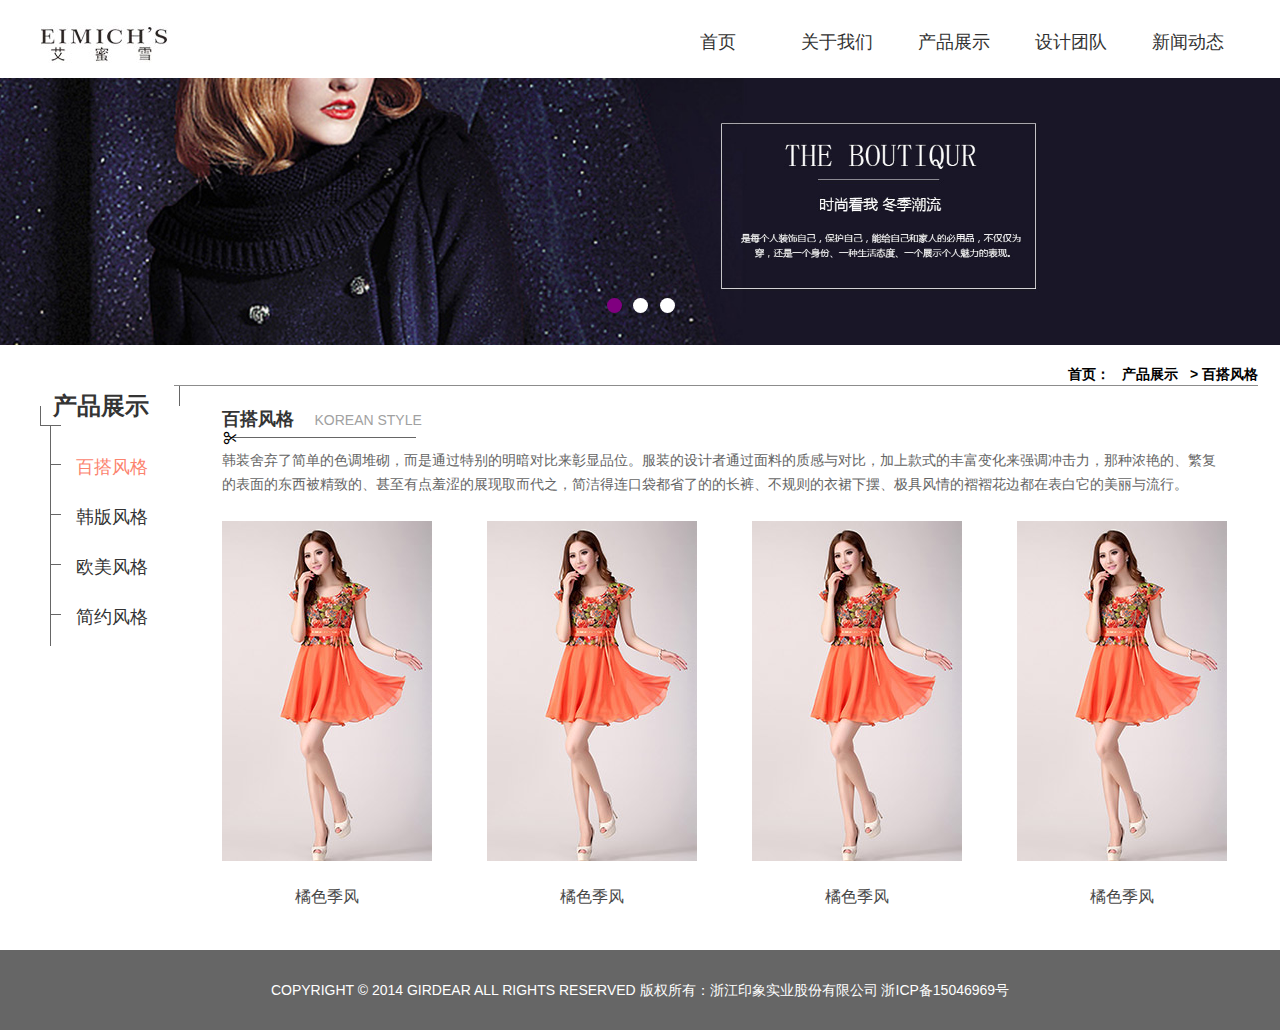
<file: 艾蜜雪/product.html>
<!DOCTYPE html>
<html lang="en">

<head>
  <meta charset="UTF-8">
  <meta name="viewport" content="width=device-width, initial-scale=1.0">
  <meta http-equiv="X-UA-Compatible" content="ie=edge">
  <title>Document</title>
  <link rel="stylesheet" href="./css/product.css">
  <link rel="stylesheet" href="./css/reset.css">
</head>

<body>
  <header>
    <img class="fl" src="./images/logo_03.jpg" alt="">
    <nav class="fr">
      <a href="index.html">首页</a>
      <a href="about.html">关于我们</a>
      <a href="product.html">产品展示</a>
      <a href="design.html">设计团队</a>
      <a href="news.html">新闻动态</a>
    </nav>
  </header>
  <main>
    <div class="carousel">
      <img src="./images/pro.car_02.jpg" alt="">
      <img class="active" src="./images/pro.car_02.jpg" alt="">
      <img src="./images/pro.car2_02.jpg" alt="">
      <img src="./images/pro.car3_02.jpg" alt="">
      <link rel="stylesheet" href="./iconfont/iconfont.css">
      <button></button>
      <ul>
        <li zz="1" class="active"></li>
        <li zz="2"></li>
        <li zz="3"></li>
      </ul>
    </div>
   <h2 class="style">
     <span>首页：</span>
     <span>产品展示</span>
     <span>&gt;</span>
     <span>百搭风格</span>
   </h2>
   <div class="center korean">
     <div class="list fl">
       <h3>
         <i></i><i></i>
         <span>产品展示</span>
         <i></i>
       </h3>
       <ul>
         <li zc="0"><i></i><span class="active">百搭风格</span><b>&gt;</b></li>
         <li zc="1"><i></i><span>韩版风格</span><b>&gt;</b></li>
         <li zc="2"><i></i><span>欧美风格</span><b>&gt;</b></li>
         <li zc="3"><i></i><span>简约风格</span><b>&gt;</b></li>
       </ul>
     </div>
    <div class="choose">
      <div class="style-right active">
        <h2>
          <span>百搭风格</span>
          <span>KOREAN STYLE</span>
        </h2>
        <i class="iconfont">&#xe635;</i><i></i>
        <p>韩装舍弃了简单的色调堆砌，而是通过特别的明暗对比来彰显品位。服装的设计者通过面料的质感与对比，加上款式的丰富变化来强调冲击力，那种浓艳的、繁复的表面的东西被精致的、甚至有点羞涩的展现取而代之，简洁得连口袋都省了的的长裤、不规则的衣裙下摆、极具风情的褶褶花边都在表白它的美丽与流行。</p>
        <div class="pic">
          <div class="pic-fir fl">
            <div class="img"><img src="./images/pro-img_03.jpg" alt=""></div>
            <div class="mt">
            <div>
              <p>橘色季风</p>
            </div>
            </div>
            <p>橘色季风</p>
          </div>
          <div class="pic-fir fl">
           <div class="img"><img src="./images/pro-img_03.jpg" alt=""></div>
           <div class="mt">
           <div>
             <p>橘色季风</p>
           </div>
           </div>
           <p>橘色季风</p>
         </div>
         <div class="pic-fir fl">
           <div class="img"><img src="./images/pro-img_03.jpg" alt=""></div>
           <div class="mt">
           <div>
             <p>橘色季风</p>
           </div>
           </div>
           <p>橘色季风</p>
         </div>
         <div class="pic-fir fl">
           <div class="img"><img src="./images/pro-img_03.jpg" alt=""></div>
           <div class="mt">
           <div>
             <p>橘色季风</p>
           </div>
           </div>
           <p>橘色季风</p>
         </div>
        </div>
      </div>
      <div class="style-right">
       <h2>
         <span>韩版风格</span>
         <span>KOREAN STYLE</span>
       </h2>
       <i class="iconfont">&#xe635;</i><i></i>
       <p>韩装舍弃了简单的色调堆砌，而是通过特别的明暗对比来彰显品位。服装的设计者通过面料的质感与对比，加上款式的丰富变化来强调冲击力，那种浓艳的、繁复的表面的东西被精致的、甚至有点羞涩的展现取而代之，简洁得连口袋都省了的的长裤、不规则的衣裙下摆、极具风情的褶褶花边都在表白它的美丽与流行。</p>
       <div class="pic">
         <div class="pic-fir fl">
           <div class="img"><img src="./images/pro-img_03.jpg" alt=""></div>
           <div class="mt">
           <div>
             <p>橘色季风</p>
           </div>
           </div>
           <p>橘色季风</p>
         </div>
         <div class="pic-fir fl">
          <div class="img"><img src="./images/pro-img_03.jpg" alt=""></div>
          <div class="mt">
          <div>
            <p>橘色季风</p>
          </div>
          </div>
          <p>橘色季风</p>
        </div>
        <div class="pic-fir fl">
          <div class="img"><img src="./images/pro-img_03.jpg" alt=""></div>
          <div class="mt">
          <div>
            <p>橘色季风</p>
          </div>
          </div>
          <p>橘色季风</p>
        </div>
        <div class="pic-fir fl">
          <div class="img"><img src="./images/pro-img_03.jpg" alt=""></div>
          <div class="mt">
          <div>
            <p>橘色季风</p>
          </div>
          </div>
          <p>橘色季风</p>
        </div>
       </div>
     </div>
     <div class="style-right">
       <h2>
         <span>欧美风格</span>
         <span>KOREAN STYLE</span>
       </h2>
       <i class="iconfont">&#xe635;</i><i></i>
       <p>韩装舍弃了简单的色调堆砌，而是通过特别的明暗对比来彰显品位。服装的设计者通过面料的质感与对比，加上款式的丰富变化来强调冲击力，那种浓艳的、繁复的表面的东西被精致的、甚至有点羞涩的展现取而代之，简洁得连口袋都省了的的长裤、不规则的衣裙下摆、极具风情的褶褶花边都在表白它的美丽与流行。</p>
       <div class="pic">
         <div class="pic-fir fl">
           <div class="img"><img src="./images/pro-img_03.jpg" alt=""></div>
           <div class="mt">
           <div>
             <p>橘色季风</p>
           </div>
           </div>
           <p>橘色季风</p>
         </div>
         <div class="pic-fir fl">
          <div class="img"><img src="./images/pro-img_03.jpg" alt=""></div>
          <div class="mt">
          <div>
            <p>橘色季风</p>
          </div>
          </div>
          <p>橘色季风</p>
        </div>
        <div class="pic-fir fl">
          <div class="img"><img src="./images/pro-img_03.jpg" alt=""></div>
          <div class="mt">
          <div>
            <p>橘色季风</p>
          </div>
          </div>
          <p>橘色季风</p>
        </div>
        <div class="pic-fir fl">
          <div class="img"><img src="./images/pro-img_03.jpg" alt=""></div>
          <div class="mt">
          <div>
            <p>橘色季风</p>
          </div>
          </div>
          <p>橘色季风</p>
        </div>
       </div>
     </div>
     <div class="style-right">
      <h2>
        <span>简约风格</span>
        <span>KOREAN STYLE</span>
      </h2>
      <i class="iconfont">&#xe635;</i><i></i>
      <p>韩装舍弃了简单的色调堆砌，而是通过特别的明暗对比来彰显品位。服装的设计者通过面料的质感与对比，加上款式的丰富变化来强调冲击力，那种浓艳的、繁复的表面的东西被精致的、甚至有点羞涩的展现取而代之，简洁得连口袋都省了的的长裤、不规则的衣裙下摆、极具风情的褶褶花边都在表白它的美丽与流行。</p>
      <div class="pic">
        <div class="pic-fir fl">
          <div class="img"><img src="./images/pro-img_03.jpg" alt=""></div>
          <div class="mt">
          <div>
            <p>橘色季风</p>
          </div>
          </div>
          <p>橘色季风</p>
        </div>
        <div class="pic-fir fl">
         <div class="img"><img src="./images/pro-img_03.jpg" alt=""></div>
         <div class="mt">
         <div>
           <p>橘色季风</p>
         </div>
         </div>
         <p>橘色季风</p>
       </div>
       <div class="pic-fir fl">
         <div class="img"><img src="./images/pro-img_03.jpg" alt=""></div>
         <div class="mt">
         <div>
           <p>橘色季风</p>
         </div>
         </div>
         <p>橘色季风</p>
       </div>
       <div class="pic-fir fl">
         <div class="img"><img src="./images/pro-img_03.jpg" alt=""></div>
         <div class="mt">
         <div>
           <p>橘色季风</p>
         </div>
         </div>
         <p>橘色季风</p>
       </div>
      </div>
    </div>
  </div>
   </div>
  </main>
  <footer>
    <p>COPYRIGHT &COPY; 2014 GIRDEAR ALL RIGHTS RESERVED 版权所有：浙江印象实业股份有限公司 浙ICP备15046969号</p>
  </footer>
</body>
<script src="./js/product.js"></script> 

</html>
</file>
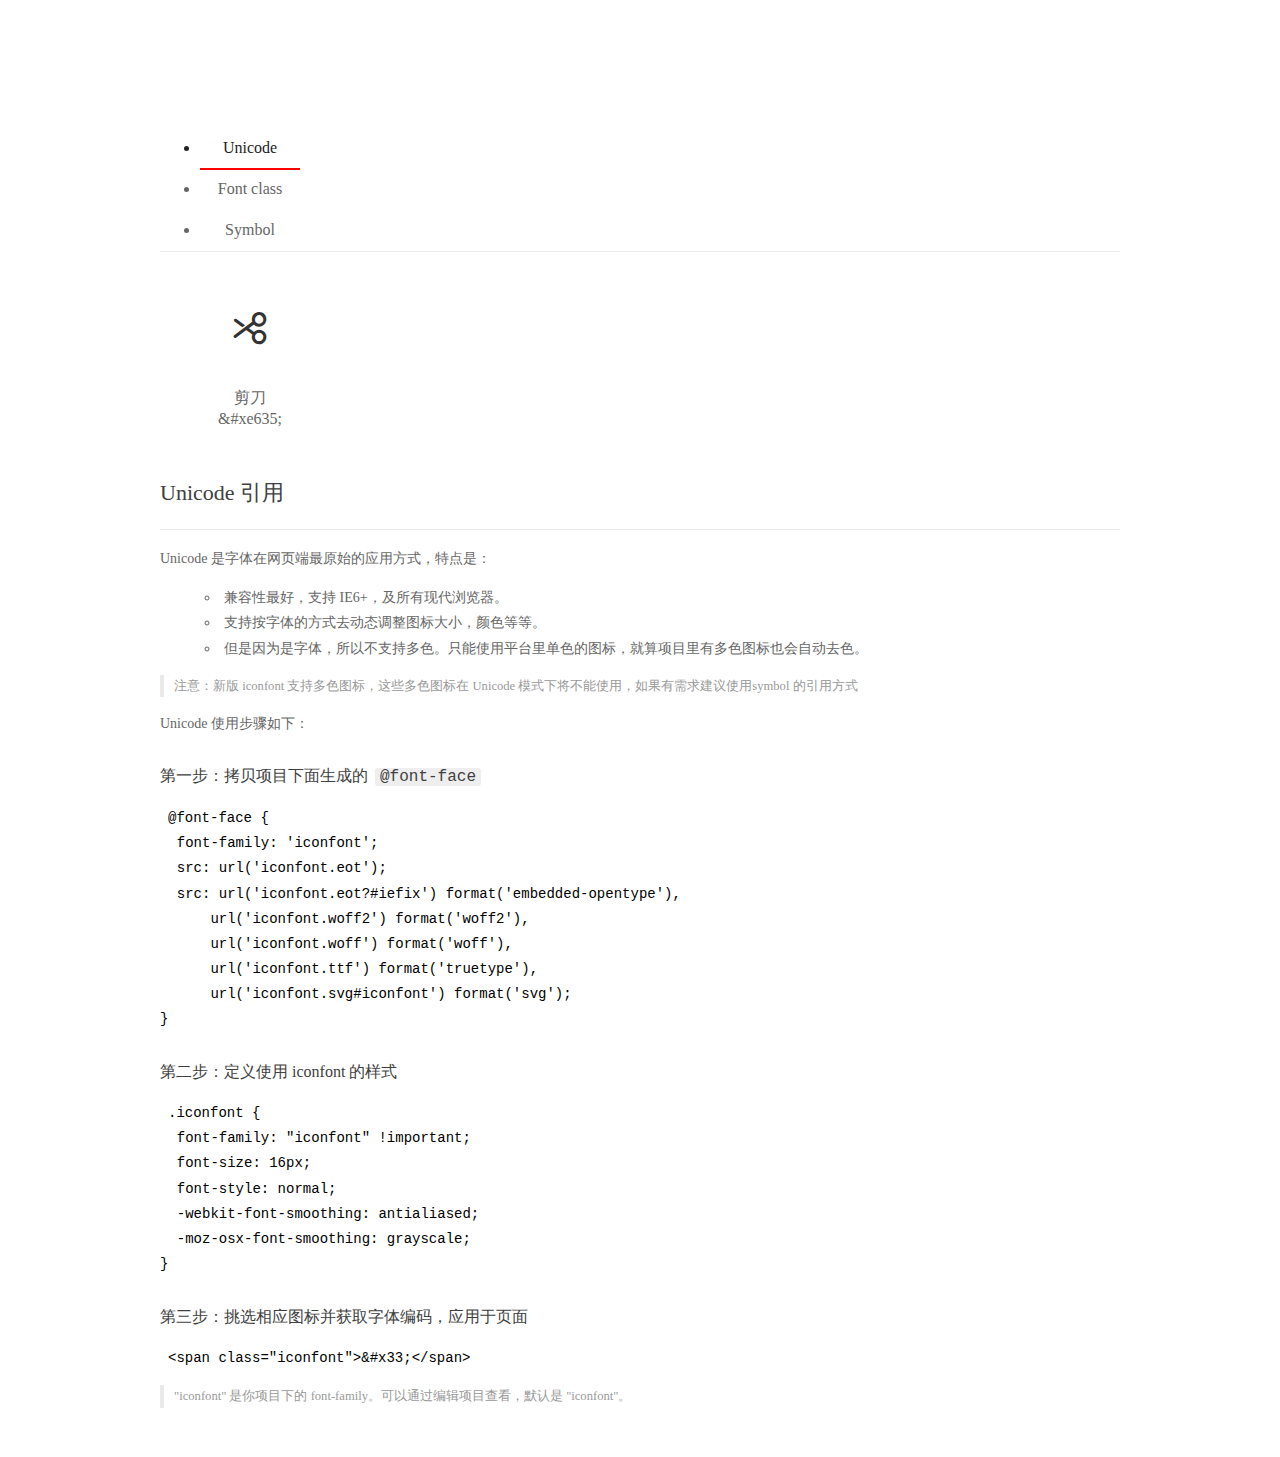
<file: 艾蜜雪/iconfont/demo_index.html>
<!DOCTYPE html>
<html>
<head>
  <meta charset="utf-8"/>
  <title>IconFont Demo</title>
  <link rel="shortcut icon" href="https://gtms04.alicdn.com/tps/i4/TB1_oz6GVXXXXaFXpXXJDFnIXXX-64-64.ico" type="image/x-icon"/>
  <link rel="stylesheet" href="https://g.alicdn.com/thx/cube/1.3.2/cube.min.css">
  <link rel="stylesheet" href="demo.css">
  <link rel="stylesheet" href="iconfont.css">
  <script src="iconfont.js"></script>
  <!-- jQuery -->
  <script src="https://a1.alicdn.com/oss/uploads/2018/12/26/7bfddb60-08e8-11e9-9b04-53e73bb6408b.js"></script>
  <!-- 代码高亮 -->
  <script src="https://a1.alicdn.com/oss/uploads/2018/12/26/a3f714d0-08e6-11e9-8a15-ebf944d7534c.js"></script>
</head>
<body>
  <div class="main">
    <h1 class="logo"><a href="https://www.iconfont.cn/" title="iconfont 首页" target="_blank">&#xe86b;</a></h1>
    <div class="nav-tabs">
      <ul id="tabs" class="dib-box">
        <li class="dib active"><span>Unicode</span></li>
        <li class="dib"><span>Font class</span></li>
        <li class="dib"><span>Symbol</span></li>
      </ul>
      
    </div>
    <div class="tab-container">
      <div class="content unicode" style="display: block;">
          <ul class="icon_lists dib-box">
          
            <li class="dib">
              <span class="icon iconfont">&#xe635;</span>
                <div class="name">剪刀</div>
                <div class="code-name">&amp;#xe635;</div>
              </li>
          
          </ul>
          <div class="article markdown">
          <h2 id="unicode-">Unicode 引用</h2>
          <hr>

          <p>Unicode 是字体在网页端最原始的应用方式，特点是：</p>
          <ul>
            <li>兼容性最好，支持 IE6+，及所有现代浏览器。</li>
            <li>支持按字体的方式去动态调整图标大小，颜色等等。</li>
            <li>但是因为是字体，所以不支持多色。只能使用平台里单色的图标，就算项目里有多色图标也会自动去色。</li>
          </ul>
          <blockquote>
            <p>注意：新版 iconfont 支持多色图标，这些多色图标在 Unicode 模式下将不能使用，如果有需求建议使用symbol 的引用方式</p>
          </blockquote>
          <p>Unicode 使用步骤如下：</p>
          <h3 id="-font-face">第一步：拷贝项目下面生成的 <code>@font-face</code></h3>
<pre><code class="language-css"
>@font-face {
  font-family: 'iconfont';
  src: url('iconfont.eot');
  src: url('iconfont.eot?#iefix') format('embedded-opentype'),
      url('iconfont.woff2') format('woff2'),
      url('iconfont.woff') format('woff'),
      url('iconfont.ttf') format('truetype'),
      url('iconfont.svg#iconfont') format('svg');
}
</code></pre>
          <h3 id="-iconfont-">第二步：定义使用 iconfont 的样式</h3>
<pre><code class="language-css"
>.iconfont {
  font-family: "iconfont" !important;
  font-size: 16px;
  font-style: normal;
  -webkit-font-smoothing: antialiased;
  -moz-osx-font-smoothing: grayscale;
}
</code></pre>
          <h3 id="-">第三步：挑选相应图标并获取字体编码，应用于页面</h3>
<pre>
<code class="language-html"
>&lt;span class="iconfont"&gt;&amp;#x33;&lt;/span&gt;
</code></pre>
          <blockquote>
            <p>"iconfont" 是你项目下的 font-family。可以通过编辑项目查看，默认是 "iconfont"。</p>
          </blockquote>
          </div>
      </div>
      <div class="content font-class">
        <ul class="icon_lists dib-box">
          
          <li class="dib">
            <span class="icon iconfont icon-jiandao"></span>
            <div class="name">
              剪刀
            </div>
            <div class="code-name">.icon-jiandao
            </div>
          </li>
          
        </ul>
        <div class="article markdown">
        <h2 id="font-class-">font-class 引用</h2>
        <hr>

        <p>font-class 是 Unicode 使用方式的一种变种，主要是解决 Unicode 书写不直观，语意不明确的问题。</p>
        <p>与 Unicode 使用方式相比，具有如下特点：</p>
        <ul>
          <li>兼容性良好，支持 IE8+，及所有现代浏览器。</li>
          <li>相比于 Unicode 语意明确，书写更直观。可以很容易分辨这个 icon 是什么。</li>
          <li>因为使用 class 来定义图标，所以当要替换图标时，只需要修改 class 里面的 Unicode 引用。</li>
          <li>不过因为本质上还是使用的字体，所以多色图标还是不支持的。</li>
        </ul>
        <p>使用步骤如下：</p>
        <h3 id="-fontclass-">第一步：引入项目下面生成的 fontclass 代码：</h3>
<pre><code class="language-html">&lt;link rel="stylesheet" href="./iconfont.css"&gt;
</code></pre>
        <h3 id="-">第二步：挑选相应图标并获取类名，应用于页面：</h3>
<pre><code class="language-html">&lt;span class="iconfont icon-xxx"&gt;&lt;/span&gt;
</code></pre>
        <blockquote>
          <p>"
            iconfont" 是你项目下的 font-family。可以通过编辑项目查看，默认是 "iconfont"。</p>
        </blockquote>
      </div>
      </div>
      <div class="content symbol">
          <ul class="icon_lists dib-box">
          
            <li class="dib">
                <svg class="icon svg-icon" aria-hidden="true">
                  <use xlink:href="#icon-jiandao"></use>
                </svg>
                <div class="name">剪刀</div>
                <div class="code-name">#icon-jiandao</div>
            </li>
          
          </ul>
          <div class="article markdown">
          <h2 id="symbol-">Symbol 引用</h2>
          <hr>

          <p>这是一种全新的使用方式，应该说这才是未来的主流，也是平台目前推荐的用法。相关介绍可以参考这篇<a href="">文章</a>
            这种用法其实是做了一个 SVG 的集合，与另外两种相比具有如下特点：</p>
          <ul>
            <li>支持多色图标了，不再受单色限制。</li>
            <li>通过一些技巧，支持像字体那样，通过 <code>font-size</code>, <code>color</code> 来调整样式。</li>
            <li>兼容性较差，支持 IE9+，及现代浏览器。</li>
            <li>浏览器渲染 SVG 的性能一般，还不如 png。</li>
          </ul>
          <p>使用步骤如下：</p>
          <h3 id="-symbol-">第一步：引入项目下面生成的 symbol 代码：</h3>
<pre><code class="language-html">&lt;script src="./iconfont.js"&gt;&lt;/script&gt;
</code></pre>
          <h3 id="-css-">第二步：加入通用 CSS 代码（引入一次就行）：</h3>
<pre><code class="language-html">&lt;style&gt;
.icon {
  width: 1em;
  height: 1em;
  vertical-align: -0.15em;
  fill: currentColor;
  overflow: hidden;
}
&lt;/style&gt;
</code></pre>
          <h3 id="-">第三步：挑选相应图标并获取类名，应用于页面：</h3>
<pre><code class="language-html">&lt;svg class="icon" aria-hidden="true"&gt;
  &lt;use xlink:href="#icon-xxx"&gt;&lt;/use&gt;
&lt;/svg&gt;
</code></pre>
          </div>
      </div>

    </div>
  </div>
  <script>
  $(document).ready(function () {
      $('.tab-container .content:first').show()

      $('#tabs li').click(function (e) {
        var tabContent = $('.tab-container .content')
        var index = $(this).index()

        if ($(this).hasClass('active')) {
          return
        } else {
          $('#tabs li').removeClass('active')
          $(this).addClass('active')

          tabContent.hide().eq(index).fadeIn()
        }
      })
    })
  </script>
</body>
</html>
</file>
<file: 艾蜜雪/css/index.css>
.fl{
  float: left;
}
.fr {
  float: right;
}
.center {
  width: 1200px;
  margin: 0 auto;
}
header {
  height: 78px;
  width: 1200px;
  margin: 0 auto;
  line-height: 78px;
}
header img {
  margin-top:25px;
}
nav {
  width: 540px;
  overflow: hidden;
  margin-top:28px;
}
nav >a {
  float: left;
  font-size: 18px;
  color:#323232;
  padding: 5px 0;
  line-height: 18px;
}
nav >a:first-child{
  margin-right:20px;
}
nav a:hover {
  text-decoration: none;
  border-bottom: 2px solid #fc7861;
  color:#fc7861;
}
nav >a + a {
margin-left: 45px;
}
.carousel {
  position: relative;
}
.carousel>img{
  width: 100%;
}
.carousel > img+img {
  position: absolute;
  top:0;
  opacity: 0;
}
.carousel > .active {
  opacity: 1;
}
.carousel button {
  position: absolute;
  
}
.carousel ul{
  position: absolute;
  bottom: 30px;
  left:50%;
  margin-left:-33px;
}
.carousel li {
  width: 15px;
  height: 15px;
  border-radius: 50%;
  background: white;
  display: inline-block;
}
.carousel li +li {
  margin-left: 8px;
}
.carousel li.active{
  background: purple;
}
.about {
  height: 693px;
  margin-top:73px;
}
.ab-left {
  width: 600px;
  position: relative;
}
.comon h2{
  text-align: center;
}
.comon h2 i {
  display: inline-block;
  background: #666666;
}
.comon h2 i:nth-of-type(1){
  width: 1px;
  height: 18px;
  vertical-align: top;
}
.comon h2 i:nth-of-type(2){
  width: 18px;
  height: 1px;
  vertical-align: top;
}
.comon h2 i:nth-of-type(3){
  width: 18px;
  height: 1px;
  vertical-align: bottom;
}
.comon h2 i:nth-of-type(4){
  width: 1px;
  height: 18px;
  vertical-align: bottom;
}
.comon h2 span{
  font-size: 24px;
  color:#333333;
  line-height: 30px;
  padding: 0 6px;
}
.comon h5{
  font-size: 14px;
  color:#676767;
  text-align: center;
  margin-top:4px;
  font-weight: 100;
}
.ab-left> i {
  position: absolute;
  left:0;
  top:0;
  display: inline-block;
  width: 1px;
  height: 92px;
  background: #666666;
}
.ab-left p {
  font-size: 14px;
  color:#656565;
  line-height: 24px;
  text-align: justify;
  text-indent: 2em;
  padding: 0 4px;
}
.ab-left p+p {
  margin-top:30px;
}
.ab-left p:nth-of-type(1){
  margin-top:47px;
}
.comon h3 i {
  background:#666666;
  display: inline-block;
}
.comon > h3 {
  text-align: center;
  font-size: 18px;
  color:#e3635a;
  font-weight: 100;
  margin-top:25px;
}
.comon h3 i:nth-of-type(1){
  height: 20px;
  width: 1px;
}
.comon h3 i:nth-of-type(2){
  height: 1px;
  width: 28px;
  vertical-align: bottom;
}
.comon h3 i:nth-of-type(3){
  height: 1px;
  width: 28px;
  vertical-align: top;
}
.comon h3 i:nth-of-type(4){
  height: 20px;
  width: 1px;
  vertical-align: middle;
}
.comon h3 span {
  line-height: 34px;
  margin:0 -17px;
}
.ab-left > span {
 display:inline-block;
 width: 172px;
 height: 1px;
 background: #666666;
 margin-top:40px;
}
.ab-right {
  width: 483px;
  height: 556px;
  border: 1px solid #666666;
  margin-left: 20px;
  margin-top:84px;
  position: relative;
}
.ab-right img {
  margin-left:50px;
  margin-top:-48px;
}
.box {
  position: absolute;
  width: 120px;
  height: 120px;
  background: #999999;
  right:-97px;
  top:-77px;
  z-index: -1;
}
.product {
  height: 660px;
  background: #f1f1f1;
}
.pro {
  padding-top: 20px;
}
.style {
  margin-top:56px;
  overflow: hidden;
}
.fir-sty {
  width: 582px;
  height: 182px;
  border: 1px solid #c7c7c7;
}
.fir-box {
  width: 220px;
  height: 112px;
  margin-right: 34px;
  margin-top:43px;
  border-right: 1px solid #999999;
}
.fir-box h3 {
  width: 74px;
  font-size: 18px;
  color:#656565;
  padding-bottom: 6px;
  border-bottom: 1px solid #989898;
}
.fir-sty >img {
  margin-top:6px;
  margin-left:6px;
}
.fir-box p {
  font-size: 14px;
  color:#8b8b8b;
  line-height: 24px;
  margin-top:16px;
  padding-right: 12px;
  font-weight: bolder;
}
.style .fir-sty:nth-of-type(3),.style .fir-sty:nth-of-type(4) {
  margin-top:28px;
}
.sec-sty img {
  margin-right:6px;
}
.sec-sty .fir-box{
  margin-left:24px;
}
.fir-box .special {
  width: 138px;
}
.pro > h3 {
  margin-top:40px;
  color:#333333;
}
.design {
  height: 605px;
}
.design h2 {
  margin-top:40px;
}
.design .people {
  width: 242px;
  height: 455px;
  position: relative;
  margin-top:50px;
}
.people {
  transform-style: preserve-3d;
  backface-visibility: hidden;
}
.people img {
  position: absolute;
  top:0;
  transition: all 1s;
}
.people img:nth-of-type(1){
  transform: rotateY(180deg);
}
.people img:nth-of-type(2){
  transform: rotateY(0deg);
}
.people h3 {
  position: absolute;
  font-size: 18px;
  color:#343434;
  border-bottom: 1px solid #666666;
  padding: 6px 0;
  bottom: 78px;
  left:50%;
  margin-left:-27px;
}
.people p {
  position: absolute;
  font-size: 14px;
  color:#747474;
  top:394px;
  line-height: 22px;
  text-align: justify;
  padding: 0 12px;
}
.people + .people {
  margin-left:75px;
}
.eimichs {
  width: 100%;
}
.news {
  height: 459px;
  padding-top: 25px;
}
.news h5 {
  margin-bottom:38px;
}
.inft-left {
  width: 90px;
  height: 90px;
  border: 1px solid #666666;
  margin-right: 8px;
}
.inft-left p {
  height: 50%;
  text-align: center;
  line-height: 50px;
  font-size: 18px;
}
.inft-left p:nth-of-type(2){
  background: #666666;
  color:white;
}
.all-inft {
  overflow: hidden;
}
.inft {
  margin-bottom: 42px;
}
.inft > h4 {
font-size: 18px;
color:#333333;
}
.inft > p {
  width: 580px;
  font-size: 14px;
  color:#737373;
  line-height: 22px;
  margin-top:9px;
}
.news h3 {
  margin-top:10px;
  color:#333333;
}
footer {
  height: 80px;
  background-color: #666666;
  text-align: center;
  line-height: 80px;
  font-size: 14px;
  color:#ffffff;
}
</file>
<file: 艾蜜雪/css/about.css>
.fl{
  float: left;
}
.fr {
  float: right;
}
.center {
  width: 1200px;
  margin: 0 auto;
}
header {
  height: 78px;
  width: 1200px;
  margin: 0 auto;
  line-height: 78px;
}
header img {
  margin-top:25px;
}
nav {
  width: 540px;
  overflow: hidden;
  margin-top:28px;
}
nav >a {
  float: left;
  font-size: 18px;
  color:#323232;
  padding: 5px 0;
  line-height: 18px;
}
nav >a:first-child{
  margin-right:20px;
}
nav a:hover {
  text-decoration: none;
  border-bottom: 2px solid #fc7861;
  color:#fc7861;
}
nav >a + a {
margin-left: 45px;
}
.carousel {
  position: relative;
}
.carousel>img{
  width: 100%;
}
.carousel > img+img {
  position: absolute;
  top:0;
  opacity: 0;
}
.carousel > .active {
  opacity: 1;
}
.carousel button {
  position: absolute;
  
}
.carousel ul{
  position: absolute;
  bottom: 30px;
  left:50%;
  margin-left:-33px;
}
.carousel li {
  width: 15px;
  height: 15px;
  border-radius: 50%;
  background: white;
  display: inline-block;
}
.carousel li +li {
  margin-left: 8px;
}
.carousel li.active{
  background: purple;
}
.style {
  height: 18px;
  border-bottom: 1px solid #8c8c8c;
  width: 1084px;
  text-align: right;
  padding-top:22px;
  font-size: 14px;
  margin-left:174px;
}
.style span:nth-of-type(2){
  margin-left:8px;
  margin-right:8px;
}
.korean {
  height: 745px;
  overflow: hidden;
}
.list {
  width: 145px;
  height: 258px;
}
.list h3 i {
  background:#666666;
  display: inline-block;
}
.list h3 i:nth-of-type(1){
  height: 20px;
  width: 1px;
  vertical-align: bottom;
}
.list h3 i:nth-of-type(2){
  height: 1px;
  width: 20px;
  vertical-align: bottom;
}
.list h3 i:nth-of-type(3){
  height: 20px;
  width: 1px;
  vertical-align: top;
}
.list h3 span {
  font-size: 24px;
  color:#343434;
  line-height: 40px;
  margin-left:-12px;
  margin-right: 26px;
}
.list ul {
  height: 145px;
  border-left: 1px solid #666666;
  margin-left:10px;
  overflow: hidden;
}
.list ul li {
  margin-top:32px;
  font-size: 18px;
  color:#333333;
  cursor: pointer;
}
.list ul li i {
  width: 10px;
  height: 1px;
  display: inline-block;
  background: #666666;
  vertical-align: middle;
  margin-bottom: 6px;
  margin-right: 15px;
}
.list ul li b {
margin-left:24px;
font-size: 16px;
font-weight: 100;
opacity: 0;
}
.list ul .active {
  color:#fc836e;
}
footer {
  height: 80px;
  background-color: #666666;
  text-align: center;
  line-height: 80px;
  font-size: 14px;
  color:#ffffff;
}
.choose {
  position: relative;
  width: 1056px;
}
.style-right {
  position: absolute;
  margin: 46px 0 0 40px;
  top:0;
  left:142px;
  display: none;
  width:1000px;
}
.word-left{
  width: 453px;
  padding-right: 24px;
}
.style-right.active {
  display: block;
}
.style-right h2 span {
  font-size: 18px;
  color:#343434;
}
.style-right .line-one {
  transform: rotateZ(180deg);
  position: absolute;
  top:20px;
}
.style-right i:nth-of-type(3){
  top:181px;
}
.style-right i:nth-of-type(5){
  top:390px;
}
.style-right i:nth-of-type(7){
  top:551px;
}
.style-right .line-two {
  display: inline-block;
  width: 442px;
  height: 1px;
  background: #666666;
  margin-left:10px;
}
.sec-title {
  margin-top:44px;
}
.thir-title {
  margin-top:25px;
}
.style-right p {
  text-align: justify;
  font-size: 14px;
  color:#656565;
  line-height: 24px;
  margin-top:15px;
}
.pic-fir {
  position: relative;
  width: 2000px;
  overflow: hidden;
  height: 259px;
  transition: all 1s;
}
.pic-fir img+img  {
  margin-left:78px;
}
.pic {
  margin-top:25px;
  position: relative;
  height: 320px;
  overflow: hidden;
}
.pic button {
  position: absolute;
  width: 28px;
  height: 28px;
  left:43%;
  bottom: 0px;
  font-size: 16px;
}
.pic button:nth-of-type(2){
  left:53.5%;
}
.pic ul {
  position: absolute;
  left:48%;
  bottom: 4px;
}
.pic ul li {
  display: inline-block;
  font-size: 18px;
}
.pic ul li:nth-of-type(1){
  margin-right: 16px;
}
.pic ul li.active {
  color:red;
}
.pic-fir > div:nth-of-type(1){
  margin-right: 8px;
}
.wd-rg {
  width: 404px;
  height: 540px;
  border: 1px solid #666666;
  margin-top:72px;
}
.wd-rg img {
  margin-top:-56px;
  margin-left:37px;
}
.back_b {
  width: 78px;
  height: 78px;
  background: #666666;
  position: absolute;
  top:0;
  right:0;
  z-index: -1;
}
.another-lef {
  width: 477px;
}
.another-lef .line-two{
  width: 464px;
}
.same{
  position: relative;
}
.difer {
  padding: 20px 12px;
  background: #f3f3f3;
  width: 510px;
  margin-top:74px;
}
.difer .line-one {
  top:40px;
}
.difer .line-two {
 width: 498px;
}
.same h2 span:nth-of-type(2){
  font-size: 14px;
  color:#999999;
  margin-left:28px;
}
.another-lef >img {
  margin-top:60px;
}
.another-rg {
  width: 492px;
}
.another-rg .same  {
padding-top:28px;
padding-left: 36px;
}
.another-rg .same .line-one {
  top:48px;
}
.another-rg img:nth-of-type(2){
  margin-top:46px;
}
</file>
<file: 艾蜜雪/iconfont/iconfont.css>
@font-face {font-family: "iconfont";
  src: url('iconfont.eot?t=1565754008853'); /* IE9 */
  src: url('iconfont.eot?t=1565754008853#iefix') format('embedded-opentype'), /* IE6-IE8 */
  url('[data-uri]') format('woff2'),
  url('iconfont.woff?t=1565754008853') format('woff'),
  url('iconfont.ttf?t=1565754008853') format('truetype'), /* chrome, firefox, opera, Safari, Android, iOS 4.2+ */
  url('iconfont.svg?t=1565754008853#iconfont') format('svg'); /* iOS 4.1- */
}

.iconfont {
  font-family: "iconfont" !important;
  font-size: 16px;
  font-style: normal;
  -webkit-font-smoothing: antialiased;
  -moz-osx-font-smoothing: grayscale;
}

.icon-jiandao:before {
  content: "\e635";
}
</file>
<file: 艾蜜雪/css/design.css>
.fl{
  float: left;
}
.fr {
  float: right;
}
.center {
  width: 1200px;
  margin: 0 auto;
}
header {
  height: 78px;
  width: 1200px;
  margin: 0 auto;
  line-height: 78px;
}
header img {
  margin-top:25px;
}
nav {
  width: 540px;
  overflow: hidden;
  margin-top:28px;
}
nav >a {
  float: left;
  font-size: 18px;
  color:#323232;
  padding: 5px 0;
  line-height: 18px;
}
nav >a:first-child{
  margin-right:20px;
}
nav a:hover {
  text-decoration: none;
  border-bottom: 2px solid #fc7861;
  color:#fc7861;
}
nav >a + a {
margin-left: 45px;
}
.carousel {
  position: relative;
}
.carousel>img{
  width: 100%;
}
.carousel > img+img {
  position: absolute;
  top:0;
  opacity: 0;
}
.carousel > .active {
  opacity: 1;
}
.carousel button {
  position: absolute;
  
}
.carousel ul{
  position: absolute;
  bottom: 30px;
  left:50%;
  margin-left:-33px;
}
.carousel li {
  width: 15px;
  height: 15px;
  border-radius: 50%;
  background: white;
  display: inline-block;
}
.carousel li +li {
  margin-left: 8px;
}
.carousel li.active{
  background: purple;
}
.style {
  height: 18px;
  border-bottom: 1px solid #8c8c8c;
  width: 1084px;
  text-align: right;
  padding-top:22px;
  font-size: 14px;
  margin-left:174px;
}
.style span:nth-of-type(2){
  margin-left:8px;
  margin-right:8px;
}
.korean {
  height: 745px;
  overflow: hidden;
}
.list {
  width: 145px;
  height: 258px;
}
.list h3 i {
  background:#666666;
  display: inline-block;
}
.list h3 i:nth-of-type(1){
  height: 20px;
  width: 1px;
  vertical-align: bottom;
}
.list h3 i:nth-of-type(2){
  height: 1px;
  width: 20px;
  vertical-align: bottom;
}
.list h3 i:nth-of-type(3){
  height: 20px;
  width: 1px;
  vertical-align: top;
}
.list h3 span {
  font-size: 24px;
  color:#343434;
  line-height: 40px;
  margin-left:-12px;
  margin-right: 26px;
}
.list ul {
  height: 220px;
  border-left: 1px solid #666666;
  margin-left:10px;
  overflow: hidden;
}
.list ul li {
  margin-top:32px;
  font-size: 18px;
  color:#333333;
  cursor: pointer;
}
.list ul li i {
  width: 10px;
  height: 1px;
  display: inline-block;
  background: #666666;
  vertical-align: middle;
  margin-bottom: 6px;
  margin-right: 15px;
}
.list ul li b {
margin-left:24px;
font-size: 16px;
font-weight: 100;
opacity: 0;
}
.list ul .active {
  color:#fc836e;
}
footer {
  height: 80px;
  background-color: #666666;
  text-align: center;
  line-height: 80px;
  font-size: 14px;
  color:#ffffff;
}
.choose {
  position: relative;
  width: 1056px;
}
.style-right {
  position: absolute;
  margin: 24px 0 0 40px;
  top:0;
  left:142px;
  display: none;
  width:1000px;
}
.style-right >img {
  position: absolute;
  top:0;
  right:0;
}
.style-right.active {
  display: block;
}
.style-right h2 span:nth-of-type(1){
  font-size: 18px;
  color:#343434;
}
.style-right h2 span:nth-of-type(2){
  font-size: 14px;
  color:#a1a1a1;
  font-weight: 100;
  margin-left:12px;
}
.style-right > .line-one {
  transform: rotateZ(180deg);
  position: absolute;
  top:20px;
}
.style-right > i:nth-of-type(3){
  top:198px;
}
.style-right > i:nth-of-type(5){
  top:333px;
}
.style-right > i:nth-of-type(4){
 width: 170px;
}
.style-right > i:nth-of-type(6){
  width: 984px;
 }
.style-right > .line-two {
  display: inline-block;
  width: 340px;
  height: 1px;
  background: #666666;
  margin-left:10px;
}
.sec-title {
  margin-top:44px;
}
.thir-title {
  margin-top:25px;
}
.style-right > p {
  width: 690px;
  font-size: 14px;
  color:#656565;
  line-height: 24px;
  margin-top:8px;
}
.pic-fir {
  position: relative;
  width: 2000px;
  overflow: hidden;
  height: 259px;
  transition: all 1s;
}
.pic-fir img+img  {
  margin-left:78px;
}
.pic {
  margin-top:25px;
  position: relative;
  height: 320px;
  overflow: hidden;
}
.pic button {
  position: absolute;
  width: 28px;
  height: 28px;
  left:43%;
  bottom: 0px;
  font-size: 16px;
}
.pic button:nth-of-type(2){
  left:53.5%;
}
.pic ul {
  position: absolute;
  left:48%;
  bottom: 4px;
}
.pic ul li {
  display: inline-block;
  font-size: 18px;
}
.pic ul li:nth-of-type(1){
  margin-right: 16px;
}
.pic ul li.active {
  color:red;
}
.pic-fir > div:nth-of-type(1){
  margin-right: 8px;
}
</file>
<file: 艾蜜雪/css/enropu.css>
.fl{
  float: left;
}
.fr {
  float: right;
}
.center {
  width: 1200px;
  margin: 0 auto;
}
header {
  height: 78px;
  width: 1200px;
  margin: 0 auto;
  line-height: 78px;
}
header img {
  margin-top:25px;
}
nav {
  width: 540px;
  overflow: hidden;
  margin-top:28px;
}
nav >a {
  float: left;
  font-size: 18px;
  color:#323232;
  padding: 5px 0;
  line-height: 18px;
}
nav >a:first-child{
  margin-right:20px;
}
nav a:hover {
  text-decoration: none;
  border-bottom: 2px solid #fc7861;
  color:#fc7861;
}
nav >a + a {
margin-left: 45px;
}
.carousel {
  position: relative;
}
.carousel>img{
  width: 100%;
}
.carousel > img+img {
  position: absolute;
  top:0;
  opacity: 0;
}
.carousel > .active {
  opacity: 1;
}
.carousel button {
  position: absolute;
  
}
.carousel ul{
  position: absolute;
  bottom: 30px;
  left:50%;
  margin-left:-33px;
}
.carousel li {
  width: 15px;
  height: 15px;
  border-radius: 50%;
  background: white;
  display: inline-block;
}
.carousel li +li {
  margin-left: 8px;
}
.carousel li.active{
  background: purple;
}
.style {
  height: 18px;
  border-bottom: 1px solid #8c8c8c;
  width: 1084px;
  text-align: right;
  padding-top:22px;
  font-size: 14px;
  margin-left:174px;
}
.style span:nth-of-type(2){
  margin-left:8px;
  margin-right:8px;
}
.korean {
  height: 564px;
  overflow: hidden;
}
.list {
  width: 145px;
  height: 258px;
}
.list h3 i {
  background:#666666;
  display: inline-block;
}
.list h3 i:nth-of-type(1){
  height: 20px;
  width: 1px;
  vertical-align: bottom;
}
.list h3 i:nth-of-type(2){
  height: 1px;
  width: 20px;
  vertical-align: bottom;
}
.list h3 i:nth-of-type(3){
  height: 20px;
  width: 1px;
  vertical-align: top;
}
.list h3 span {
  font-size: 24px;
  color:#343434;
  line-height: 40px;
  margin-left:-12px;
  margin-right: 26px;
}
.list ul {
  height: 220px;
  border-left: 1px solid #666666;
  margin-left:10px;
  overflow: hidden;
}
.list ul li {
  margin-top:32px;
  font-size: 18px;
  color:#333333;
  cursor: pointer;
}
.list ul li i {
  width: 10px;
  height: 1px;
  display: inline-block;
  background: #666666;
  vertical-align: middle;
  margin-bottom: 6px;
  margin-right: 15px;
}
.list ul li b {
margin-left:24px;
font-size: 16px;
font-weight: 100;
opacity: 0;
}
.list ul .active {
  color:#fc836e;
}
footer {
  height: 80px;
  background-color: #666666;
  text-align: center;
  line-height: 80px;
  font-size: 14px;
  color:#ffffff;
}
.choose {
  position: relative;
  width: 1056px;
  overflow: hidden;
}
.style-right {
 width: 2022px;
}
</file>
<file: 艾蜜雪/css/news.css>
.fl{
  float: left;
}
.fr {
  float: right;
}
.center {
  width: 1200px;
  margin: 0 auto;
}
header {
  height: 78px;
  width: 1200px;
  margin: 0 auto;
  line-height: 78px;
}
header img {
  margin-top:25px;
}
nav {
  width: 540px;
  overflow: hidden;
  margin-top:28px;
}
nav >a {
  float: left;
  font-size: 18px;
  color:#323232;
  padding: 5px 0;
  line-height: 18px;
}
nav >a:first-child{
  margin-right:20px;
}
nav a:hover {
  text-decoration: none;
  border-bottom: 2px solid #fc7861;
  color:#fc7861;
}
nav >a + a {
margin-left: 45px;
}
.carousel {
  position: relative;
}
.carousel>img{
  width: 100%;
}
.carousel > img+img {
  position: absolute;
  top:0;
  opacity: 0;
}
.carousel > .active {
  opacity: 1;
}
.carousel button {
  position: absolute;
  
}
.carousel ul{
  position: absolute;
  bottom: 30px;
  left:50%;
  margin-left:-33px;
}
.carousel li {
  width: 15px;
  height: 15px;
  border-radius: 50%;
  background: white;
  display: inline-block;
}
.carousel li +li {
  margin-left: 8px;
}
.carousel li.active{
  background: purple;
}
.style {
  height: 18px;
  border-bottom: 1px solid #8c8c8c;
  width: 1084px;
  text-align: right;
  padding-top:22px;
  font-size: 14px;
  margin-left:174px;
}
.style span:nth-of-type(2){
  margin-left:8px;
  margin-right:8px;
}
.korean {
  height: 674px;
  overflow: hidden;
}
.list {
  width: 145px;
  height: 258px;
}
.list h3 i {
  background:#666666;
  display: inline-block;
}
.list h3 i:nth-of-type(1){
  height: 20px;
  width: 1px;
  vertical-align: bottom;
}
.list h3 i:nth-of-type(2){
  height: 1px;
  width: 20px;
  vertical-align: bottom;
}
.list h3 i:nth-of-type(3){
  height: 20px;
  width: 1px;
  vertical-align: top;
}
.list h3 span {
  font-size: 24px;
  color:#343434;
  line-height: 40px;
  margin-left:-12px;
  margin-right: 26px;
}
footer {
  height: 80px;
  background-color: #666666;
  text-align: center;
  line-height: 80px;
  font-size: 14px;
  color:#ffffff;
}
.choose {
  position: relative;
  overflow: hidden;
  width: 1040px;
  height: 630px;
  padding-top: 44px;
}
.style-right {
  display: none;
  overflow: hidden;
}
.style-right >div {
  overflow: hidden;
}
.style-right.active {
  display: block;
}
.fir-news {
  overflow: hidden;
  margin-bottom:48px;
}
.left-date {
  width: 102px;
  height: 90px;
  border: 1px solid #666666;
  margin-right: 30px;
}
.left-date p {
  height: 50%;
  text-align: center;
  line-height: 50px;
  font-size: 18px;
}
.left-date p:nth-of-type(2){
  background: #666666;
  color:white;
}
.fir-news > h2 {
  font-size: 18px;
  color:#333333;
  padding-bottom:8px;
  border-bottom: 1px solid #666666;
  display: inline-block;
}
.fir-news >p {
  font-size: 14px;
  color:#666666;
  line-height: 24px;
  margin-top: 19px;
}
.choose_p {
  text-align: center;
  line-height: 24px;
}
.choose_p ul {
  display:inline-block;
  margin:0 10px;
}
.choose_p span {
  border: 1px solid #666666;
  padding: 2px;
  height: 14px;
  font-size: 14px;
  cursor: pointer;
}
.choose_p ul li {
  border: 1px solid #666666;
  padding: 2px;
  display:inline-block;
  height: 18px;
  width: 14px;
  line-height: 18px;
  cursor: pointer;
}
.choose_p ul li+li {
  margin-left:8px;
}
.choose_p span:nth-last-child(1){
  padding: 2px 6px;
}
.choose_p span+span {
  margin-left:10px;
}
</file>
<file: 艾蜜雪/css/product.css>
.fl{
  float: left;
}
.fr {
  float: right;
}
.center {
  width: 1200px;
  margin: 0 auto;
}
header {
  height: 78px;
  width: 1200px;
  margin: 0 auto;
  line-height: 78px;
}
header img {
  margin-top:25px;
}
nav {
  width: 540px;
  overflow: hidden;
  margin-top:28px;
}
nav >a {
  float: left;
  font-size: 18px;
  color:#323232;
  padding: 5px 0;
  line-height: 18px;
}
nav >a:first-child{
  margin-right:20px;
}
nav a:hover {
  text-decoration: none;
  border-bottom: 2px solid #fc7861;
  color:#fc7861;
}
nav >a + a {
margin-left: 45px;
}
.carousel {
  position: relative;
}
.carousel>img{
  width: 100%;
}
.carousel > img+img {
  position: absolute;
  top:0;
  opacity: 0;
}
.carousel > .active {
  opacity: 1;
}
.carousel button {
  position: absolute;
  
}
.carousel ul{
  position: absolute;
  bottom: 30px;
  left:50%;
  margin-left:-33px;
}
.carousel li {
  width: 15px;
  height: 15px;
  border-radius: 50%;
  background: white;
  display: inline-block;
}
.carousel li +li {
  margin-left: 8px;
}
.carousel li.active{
  background: purple;
}
.style {
  height: 18px;
  border-bottom: 1px solid #8c8c8c;
  width: 1084px;
  text-align: right;
  padding-top:22px;
  font-size: 14px;
  margin-left:174px;
}
.style span:nth-of-type(2){
  margin-left:8px;
  margin-right:8px;
}
.korean {
  height: 564px;
  overflow: hidden;
}
.list {
  width: 145px;
  height: 258px;
}
.list h3 i {
  background:#666666;
  display: inline-block;
}
.list h3 i:nth-of-type(1){
  height: 20px;
  width: 1px;
  vertical-align: bottom;
}
.list h3 i:nth-of-type(2){
  height: 1px;
  width: 20px;
  vertical-align: bottom;
}
.list h3 i:nth-of-type(3){
  height: 20px;
  width: 1px;
  vertical-align: top;
}
.list h3 span {
  font-size: 24px;
  color:#343434;
  line-height: 40px;
  margin-left:-12px;
  margin-right: 26px;
}
.list ul {
  height: 220px;
  border-left: 1px solid #666666;
  margin-left:10px;
  overflow: hidden;
}
.list ul li {
  margin-top:32px;
  font-size: 18px;
  color:#333333;
  cursor: pointer;
}
.list ul li i {
  width: 10px;
  height: 1px;
  display: inline-block;
  background: #666666;
  vertical-align: middle;
  margin-bottom: 6px;
  margin-right: 15px;
}
.list ul li b {
margin-left:24px;
font-size: 16px;
font-weight: 100;
opacity: 0;
}
.list ul .active {
  color:#fc836e;
}
footer {
  height: 80px;
  background-color: #666666;
  text-align: center;
  line-height: 80px;
  font-size: 14px;
  color:#ffffff;
}
.choose {
  position: relative;
  width: 1056px;
}
.style-right {
  position: absolute;
  margin: 24px 0 0 40px;
  top:0;
  left:142px;
  display: none;
}
.style-right.active {
  display: block;
}
.style-right h2 span:nth-of-type(1){
  font-size: 18px;
  color:#343434;
}
.style-right h2 span:nth-of-type(2){
  font-size: 14px;
  color:#a1a1a1;
  font-weight: 100;
  margin-left:16px;
}
.style-right > i:nth-of-type(1){
  transform: rotateZ(180deg);
  position: absolute;
  top:20px;
}
.style-right > i:nth-of-type(2) {
  display: inline-block;
  width: 184px;
  height: 1px;
  background: #666666;
  margin-left:10px;
}
.style-right > p {
  width: 1006px;
  font-size: 14px;
  color:#656565;
  line-height: 24px;
  margin-top:8px;
}
.pic-fir {
  position: relative;
  width: 210px;
}
.mt {
  position: absolute;
  top:0;
  width: 100%;
  height: 340px;
  background: #000;
  opacity: 0;
  transition: all 1s;
}
.mt div {
  width: 178px;
  height: 310px;
  border: 1px solid #ffffff;
  display: flex;
  justify-content: center;
  align-items: center;
  margin:12px 14px;
}
.mt div p {
  color:#ffffff;
  font-size: 16px;
  border-bottom: 1px solid #ffffff;
  line-height: 32px;
  width: 72px;
  text-align: center;
}
.pic-fir:hover .mt{
  opacity: 0.3;
}
.pic-fir > p {
  font-size: 16px;
  color:#494949;
  text-align: center;
  margin-top:28px;
}
.pic-fir + .pic-fir{
  margin-left:55px;
}
.pic {
  overflow: hidden;
  margin-top:25px;
  margin-bottom: 42px;
}
</file>
<file: 艾蜜雪/iconfont/demo.css>
/* Logo 字体 */
@font-face {
  font-family: "iconfont logo";
  src: url('https://at.alicdn.com/t/font_985780_km7mi63cihi.eot?t=1545807318834');
  src: url('https://at.alicdn.com/t/font_985780_km7mi63cihi.eot?t=1545807318834#iefix') format('embedded-opentype'),
    url('https://at.alicdn.com/t/font_985780_km7mi63cihi.woff?t=1545807318834') format('woff'),
    url('https://at.alicdn.com/t/font_985780_km7mi63cihi.ttf?t=1545807318834') format('truetype'),
    url('https://at.alicdn.com/t/font_985780_km7mi63cihi.svg?t=1545807318834#iconfont') format('svg');
}

.logo {
  font-family: "iconfont logo";
  font-size: 160px;
  font-style: normal;
  -webkit-font-smoothing: antialiased;
  -moz-osx-font-smoothing: grayscale;
}

/* tabs */
.nav-tabs {
  position: relative;
}

.nav-tabs .nav-more {
  position: absolute;
  right: 0;
  bottom: 0;
  height: 42px;
  line-height: 42px;
  color: #666;
}

#tabs {
  border-bottom: 1px solid #eee;
}

#tabs li {
  cursor: pointer;
  width: 100px;
  height: 40px;
  line-height: 40px;
  text-align: center;
  font-size: 16px;
  border-bottom: 2px solid transparent;
  position: relative;
  z-index: 1;
  margin-bottom: -1px;
  color: #666;
}


#tabs .active {
  border-bottom-color: #f00;
  color: #222;
}

.tab-container .content {
  display: none;
}

/* 页面布局 */
.main {
  padding: 30px 100px;
  width: 960px;
  margin: 0 auto;
}

.main .logo {
  color: #333;
  text-align: left;
  margin-bottom: 30px;
  line-height: 1;
  height: 110px;
  margin-top: -50px;
  overflow: hidden;
  *zoom: 1;
}

.main .logo a {
  font-size: 160px;
  color: #333;
}

.helps {
  margin-top: 40px;
}

.helps pre {
  padding: 20px;
  margin: 10px 0;
  border: solid 1px #e7e1cd;
  background-color: #fffdef;
  overflow: auto;
}

.icon_lists {
  width: 100% !important;
  overflow: hidden;
  *zoom: 1;
}

.icon_lists li {
  width: 100px;
  margin-bottom: 10px;
  margin-right: 20px;
  text-align: center;
  list-style: none !important;
  cursor: default;
}

.icon_lists li .code-name {
  line-height: 1.2;
}

.icon_lists .icon {
  display: block;
  height: 100px;
  line-height: 100px;
  font-size: 42px;
  margin: 10px auto;
  color: #333;
  -webkit-transition: font-size 0.25s linear, width 0.25s linear;
  -moz-transition: font-size 0.25s linear, width 0.25s linear;
  transition: font-size 0.25s linear, width 0.25s linear;
}

.icon_lists .icon:hover {
  font-size: 100px;
}

.icon_lists .svg-icon {
  /* 通过设置 font-size 来改变图标大小 */
  width: 1em;
  /* 图标和文字相邻时，垂直对齐 */
  vertical-align: -0.15em;
  /* 通过设置 color 来改变 SVG 的颜色/fill */
  fill: currentColor;
  /* path 和 stroke 溢出 viewBox 部分在 IE 下会显示
      normalize.css 中也包含这行 */
  overflow: hidden;
}

.icon_lists li .name,
.icon_lists li .code-name {
  color: #666;
}

/* markdown 样式 */
.markdown {
  color: #666;
  font-size: 14px;
  line-height: 1.8;
}

.highlight {
  line-height: 1.5;
}

.markdown img {
  vertical-align: middle;
  max-width: 100%;
}

.markdown h1 {
  color: #404040;
  font-weight: 500;
  line-height: 40px;
  margin-bottom: 24px;
}

.markdown h2,
.markdown h3,
.markdown h4,
.markdown h5,
.markdown h6 {
  color: #404040;
  margin: 1.6em 0 0.6em 0;
  font-weight: 500;
  clear: both;
}

.markdown h1 {
  font-size: 28px;
}

.markdown h2 {
  font-size: 22px;
}

.markdown h3 {
  font-size: 16px;
}

.markdown h4 {
  font-size: 14px;
}

.markdown h5 {
  font-size: 12px;
}

.markdown h6 {
  font-size: 12px;
}

.markdown hr {
  height: 1px;
  border: 0;
  background: #e9e9e9;
  margin: 16px 0;
  clear: both;
}

.markdown p {
  margin: 1em 0;
}

.markdown>p,
.markdown>blockquote,
.markdown>.highlight,
.markdown>ol,
.markdown>ul {
  width: 80%;
}

.markdown ul>li {
  list-style: circle;
}

.markdown>ul li,
.markdown blockquote ul>li {
  margin-left: 20px;
  padding-left: 4px;
}

.markdown>ul li p,
.markdown>ol li p {
  margin: 0.6em 0;
}

.markdown ol>li {
  list-style: decimal;
}

.markdown>ol li,
.markdown blockquote ol>li {
  margin-left: 20px;
  padding-left: 4px;
}

.markdown code {
  margin: 0 3px;
  padding: 0 5px;
  background: #eee;
  border-radius: 3px;
}

.markdown strong,
.markdown b {
  font-weight: 600;
}

.markdown>table {
  border-collapse: collapse;
  border-spacing: 0px;
  empty-cells: show;
  border: 1px solid #e9e9e9;
  width: 95%;
  margin-bottom: 24px;
}

.markdown>table th {
  white-space: nowrap;
  color: #333;
  font-weight: 600;
}

.markdown>table th,
.markdown>table td {
  border: 1px solid #e9e9e9;
  padding: 8px 16px;
  text-align: left;
}

.markdown>table th {
  background: #F7F7F7;
}

.markdown blockquote {
  font-size: 90%;
  color: #999;
  border-left: 4px solid #e9e9e9;
  padding-left: 0.8em;
  margin: 1em 0;
}

.markdown blockquote p {
  margin: 0;
}

.markdown .anchor {
  opacity: 0;
  transition: opacity 0.3s ease;
  margin-left: 8px;
}

.markdown .waiting {
  color: #ccc;
}

.markdown h1:hover .anchor,
.markdown h2:hover .anchor,
.markdown h3:hover .anchor,
.markdown h4:hover .anchor,
.markdown h5:hover .anchor,
.markdown h6:hover .anchor {
  opacity: 1;
  display: inline-block;
}

.markdown>br,
.markdown>p>br {
  clear: both;
}


.hljs {
  display: block;
  background: white;
  padding: 0.5em;
  color: #333333;
  overflow-x: auto;
}

.hljs-comment,
.hljs-meta {
  color: #969896;
}

.hljs-string,
.hljs-variable,
.hljs-template-variable,
.hljs-strong,
.hljs-emphasis,
.hljs-quote {
  color: #df5000;
}

.hljs-keyword,
.hljs-selector-tag,
.hljs-type {
  color: #a71d5d;
}

.hljs-literal,
.hljs-symbol,
.hljs-bullet,
.hljs-attribute {
  color: #0086b3;
}

.hljs-section,
.hljs-name {
  color: #63a35c;
}

.hljs-tag {
  color: #333333;
}

.hljs-title,
.hljs-attr,
.hljs-selector-id,
.hljs-selector-class,
.hljs-selector-attr,
.hljs-selector-pseudo {
  color: #795da3;
}

.hljs-addition {
  color: #55a532;
  background-color: #eaffea;
}

.hljs-deletion {
  color: #bd2c00;
  background-color: #ffecec;
}

.hljs-link {
  text-decoration: underline;
}

/* 代码高亮 */
/* PrismJS 1.15.0
https://prismjs.com/download.html#themes=prism&languages=markup+css+clike+javascript */
/**
 * prism.js default theme for JavaScript, CSS and HTML
 * Based on dabblet (http://dabblet.com)
 * @author Lea Verou
 */
code[class*="language-"],
pre[class*="language-"] {
  color: black;
  background: none;
  text-shadow: 0 1px white;
  font-family: Consolas, Monaco, 'Andale Mono', 'Ubuntu Mono', monospace;
  text-align: left;
  white-space: pre;
  word-spacing: normal;
  word-break: normal;
  word-wrap: normal;
  line-height: 1.5;

  -moz-tab-size: 4;
  -o-tab-size: 4;
  tab-size: 4;

  -webkit-hyphens: none;
  -moz-hyphens: none;
  -ms-hyphens: none;
  hyphens: none;
}

pre[class*="language-"]::-moz-selection,
pre[class*="language-"] ::-moz-selection,
code[class*="language-"]::-moz-selection,
code[class*="language-"] ::-moz-selection {
  text-shadow: none;
  background: #b3d4fc;
}

pre[class*="language-"]::selection,
pre[class*="language-"] ::selection,
code[class*="language-"]::selection,
code[class*="language-"] ::selection {
  text-shadow: none;
  background: #b3d4fc;
}

@media print {

  code[class*="language-"],
  pre[class*="language-"] {
    text-shadow: none;
  }
}

/* Code blocks */
pre[class*="language-"] {
  padding: 1em;
  margin: .5em 0;
  overflow: auto;
}

:not(pre)>code[class*="language-"],
pre[class*="language-"] {
  background: #f5f2f0;
}

/* Inline code */
:not(pre)>code[class*="language-"] {
  padding: .1em;
  border-radius: .3em;
  white-space: normal;
}

.token.comment,
.token.prolog,
.token.doctype,
.token.cdata {
  color: slategray;
}

.token.punctuation {
  color: #999;
}

.namespace {
  opacity: .7;
}

.token.property,
.token.tag,
.token.boolean,
.token.number,
.token.constant,
.token.symbol,
.token.deleted {
  color: #905;
}

.token.selector,
.token.attr-name,
.token.string,
.token.char,
.token.builtin,
.token.inserted {
  color: #690;
}

.token.operator,
.token.entity,
.token.url,
.language-css .token.string,
.style .token.string {
  color: #9a6e3a;
  background: hsla(0, 0%, 100%, .5);
}

.token.atrule,
.token.attr-value,
.token.keyword {
  color: #07a;
}

.token.function,
.token.class-name {
  color: #DD4A68;
}

.token.regex,
.token.important,
.token.variable {
  color: #e90;
}

.token.important,
.token.bold {
  font-weight: bold;
}

.token.italic {
  font-style: italic;
}

.token.entity {
  cursor: help;
}
</file>
